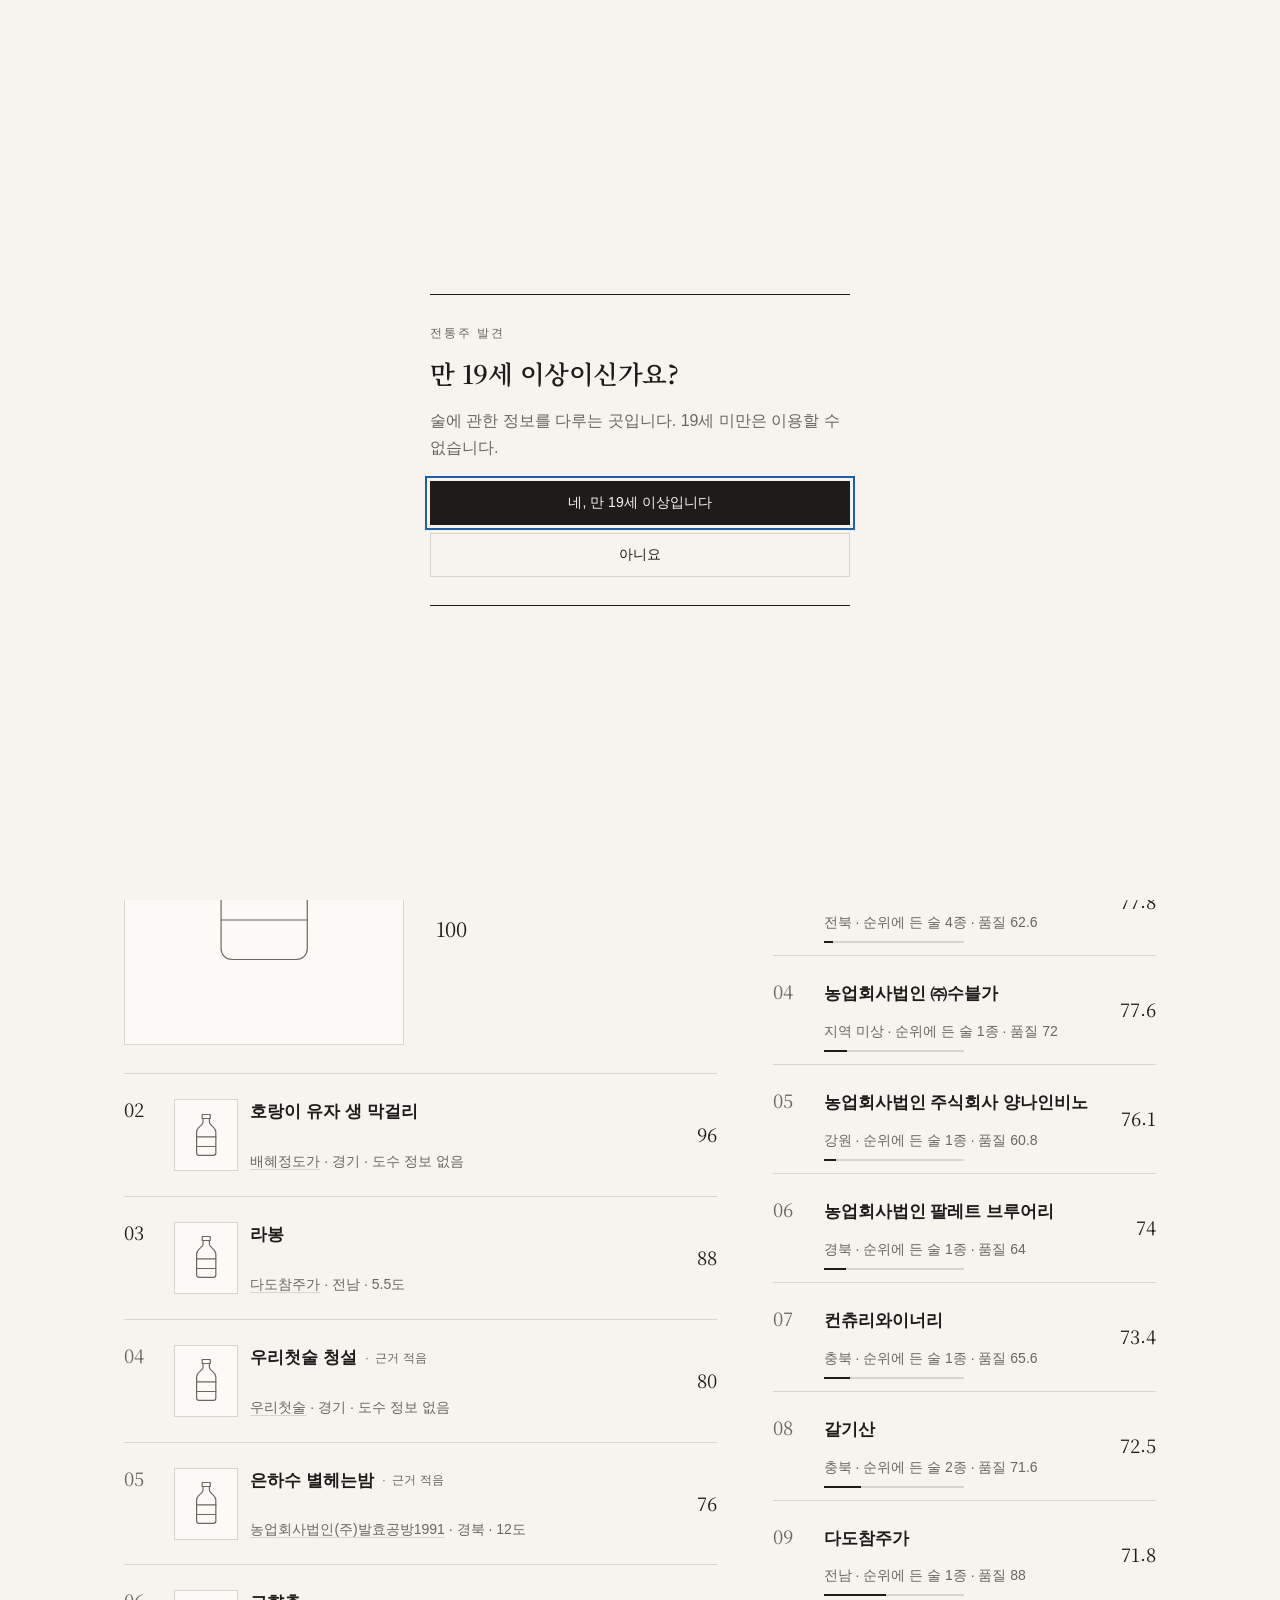
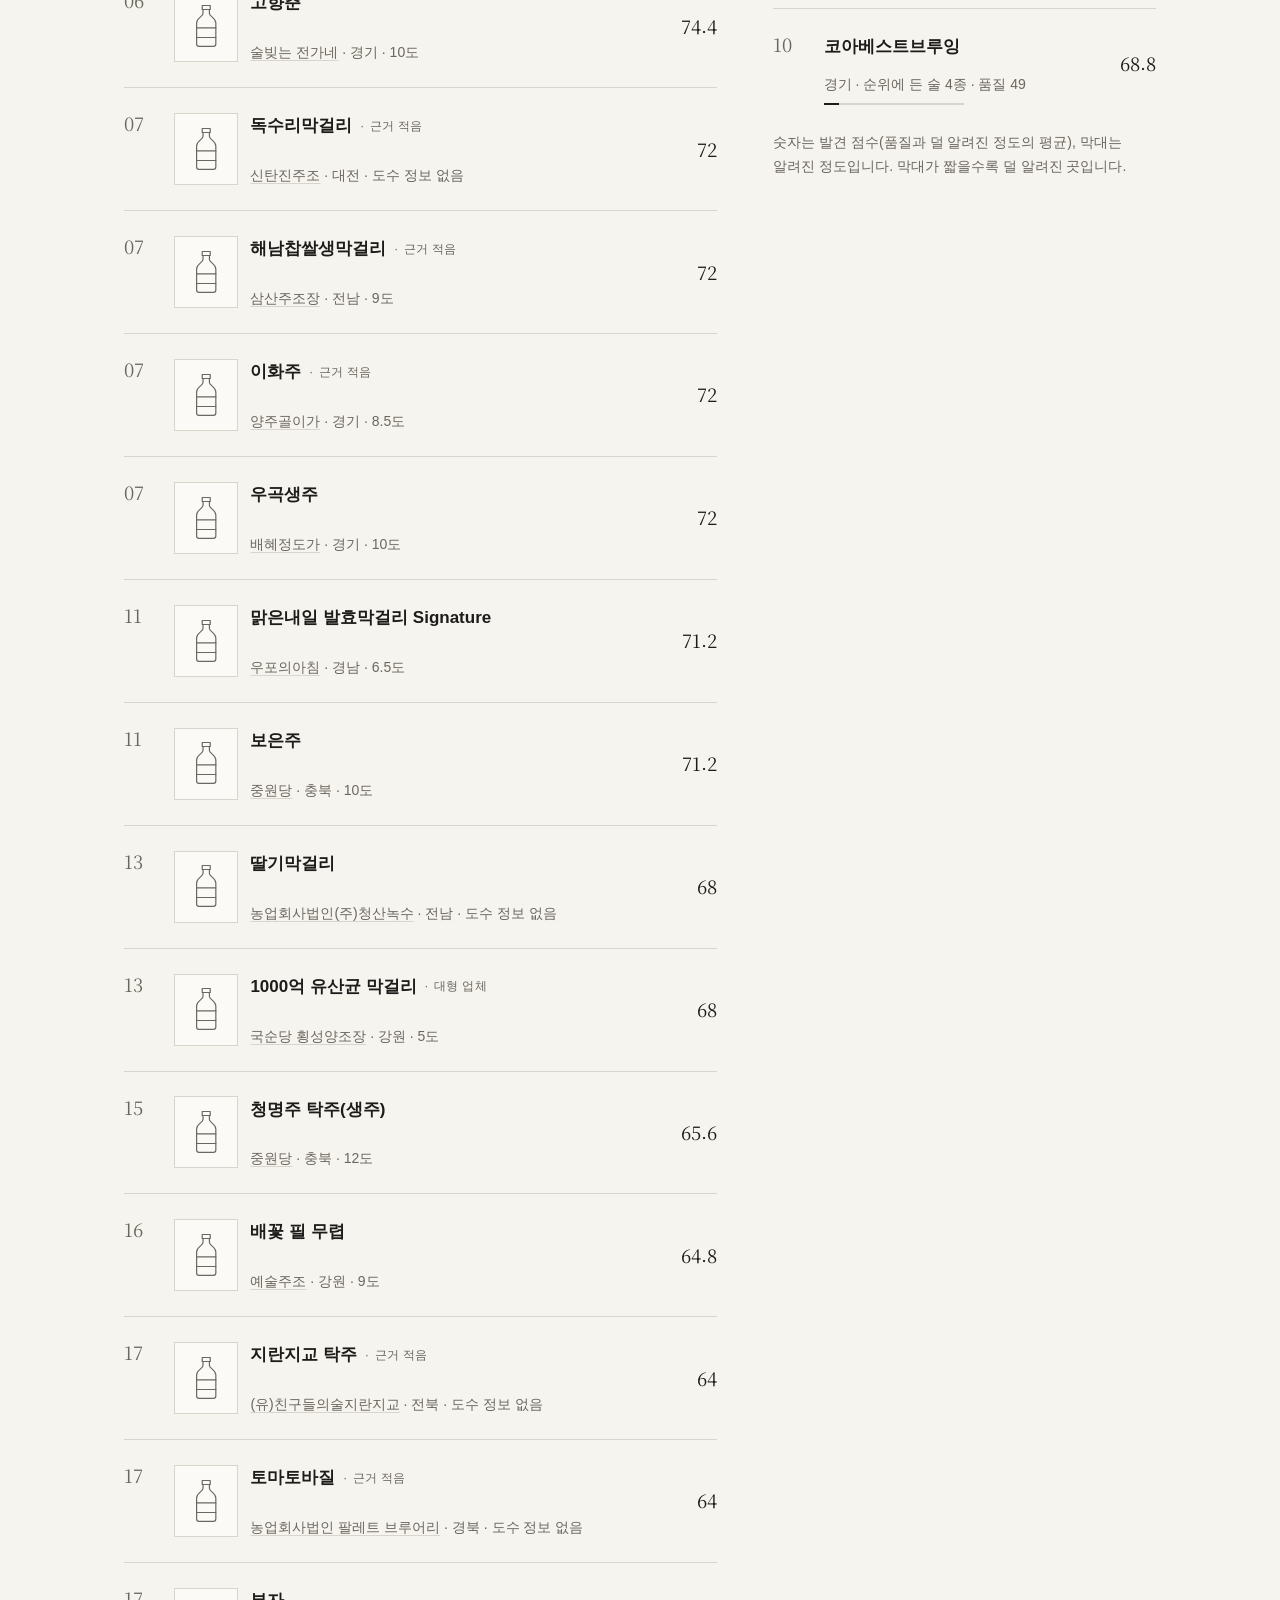
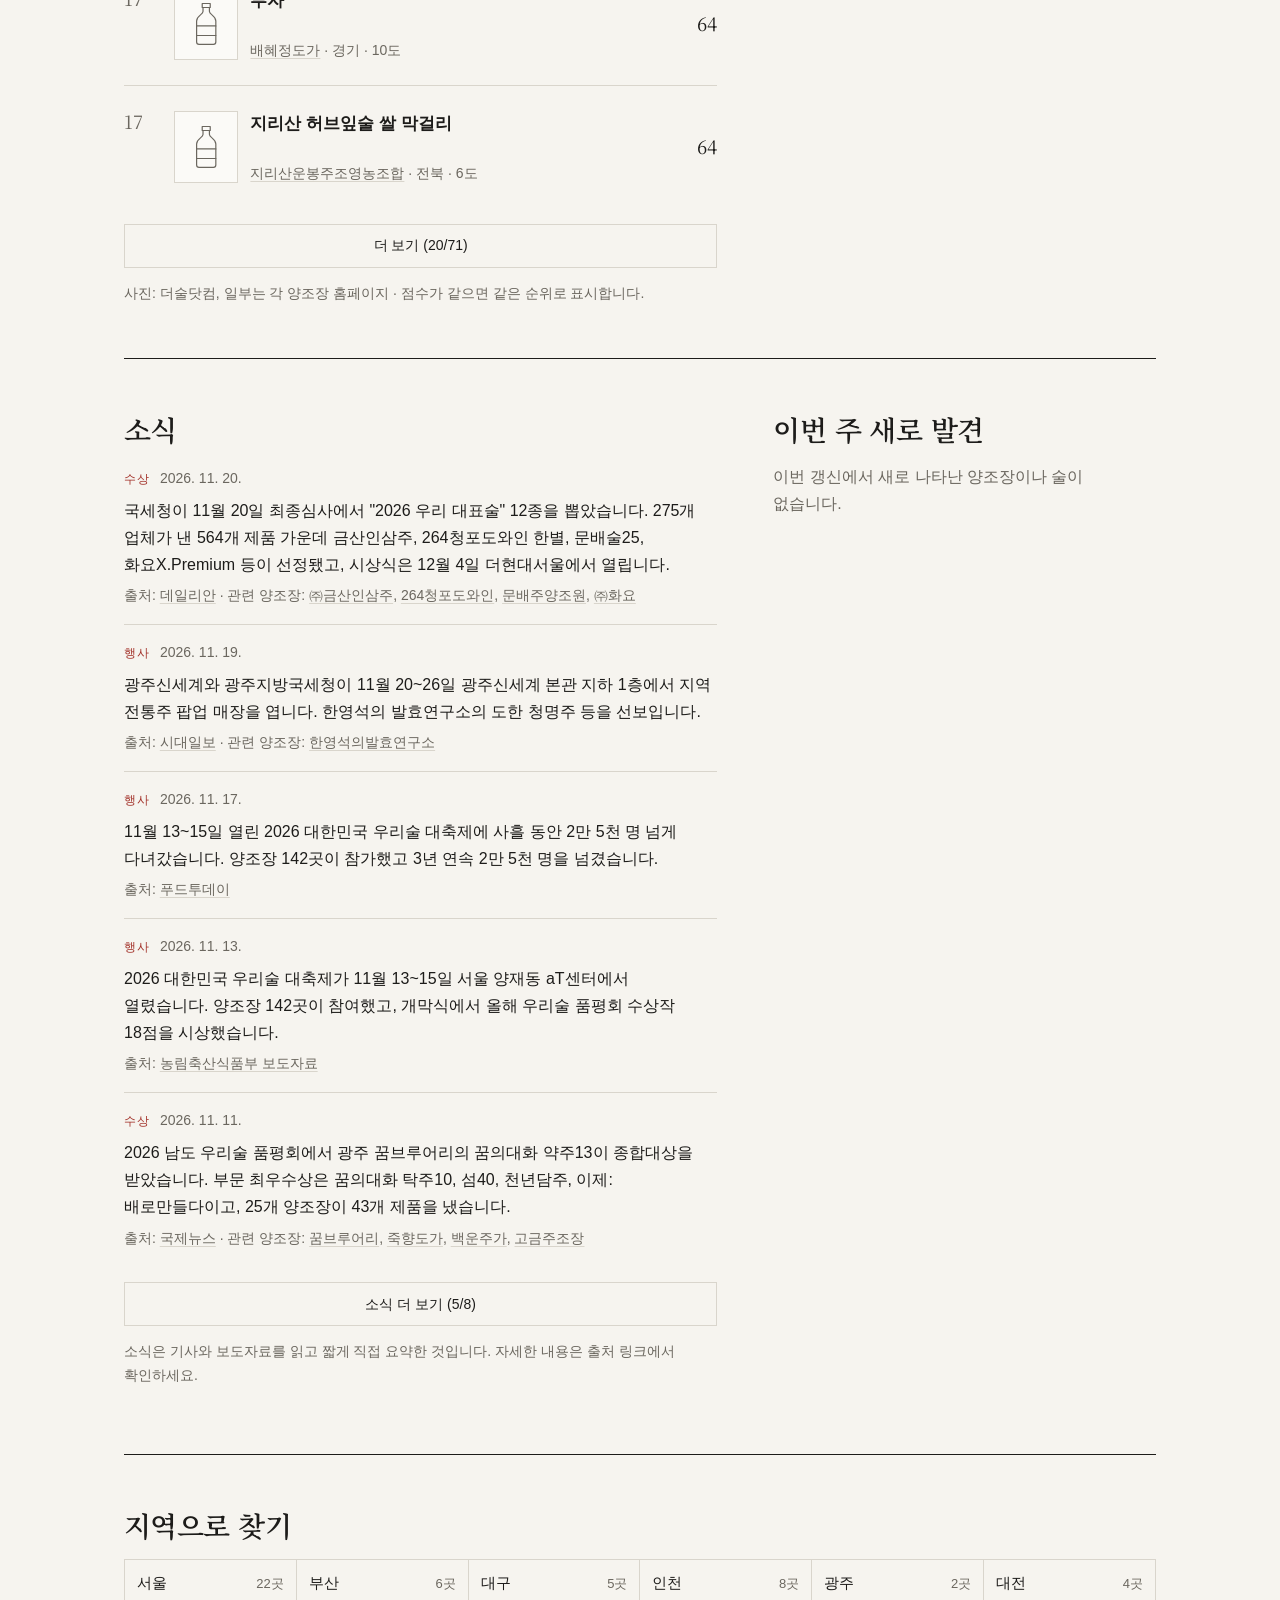
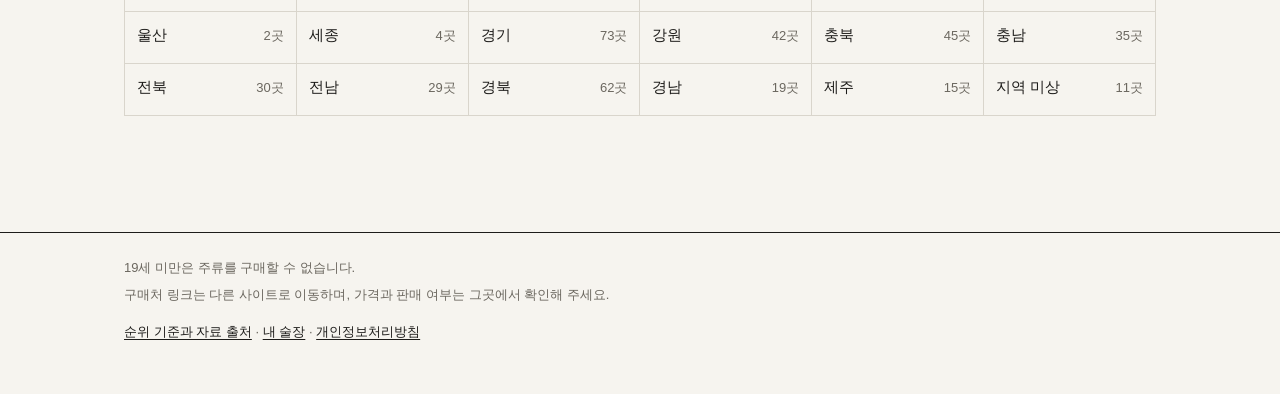
<file: index.html>
<!DOCTYPE html>
<html lang="ko">
<head>
  <meta charset="utf-8">
  <meta name="viewport" content="width=device-width, initial-scale=1">
  <title>전통주 발견 — 몰랐던 양조장과 우리술 찾기</title>
  <meta name="description" content="전국 양조장과 우리술을 분야별·지역별로 찾아보는 대시보드">
  <script>
    (function () {
      var theme = null;
      try { theme = localStorage.getItem('sool-theme'); } catch (e) { theme = null; }
      if (theme !== 'dark' && theme !== 'light') {
        theme = window.matchMedia && window.matchMedia('(prefers-color-scheme: dark)').matches ? 'dark' : 'light';
      }
      document.documentElement.setAttribute('data-theme', theme);
    })();
  </script>
  <meta name="theme-color" content="#f6f4ef">
  <link rel="manifest" href="manifest.webmanifest">
  <link rel="icon" href="icons/icon.svg" type="image/svg+xml">
  <link rel="apple-touch-icon" href="icons/icon-192.png">
  <link rel="preconnect" href="https://fonts.googleapis.com">
  <link rel="preconnect" href="https://fonts.gstatic.com" crossorigin>
  <link rel="stylesheet" href="https://fonts.googleapis.com/css2?family=Noto+Serif+KR:wght@500;600;700&display=swap" crossorigin="anonymous">
  <link rel="stylesheet" href="css/style.css">
</head>
<body>
  <header class="site-header">
    <div class="wrap">
      <a class="site-name" href="index.html">전통주 <span>발견</span></a>
      <nav class="site-nav" aria-label="바로가기">
        <a href="#h-rank">분야별 순위</a>
        <a href="#h-hidden">숨은 양조장</a>
        <a href="#h-news">소식</a>
        <a href="#h-region">지역</a>
        <a href="my.html">내 술장</a>
        <a href="about.html">순위 기준</a>
      </nav>
      <button id="theme-toggle" class="icon-btn" type="button" aria-label="어두운 화면으로 바꾸기">어둡게</button>
    </div>
  </header>

  <main id="main">
    <div class="wrap">
      <div class="hero">
        <div>
          <p class="kicker" id="kicker">&nbsp;</p>
          <h1>아직 이름을 모르는<br class="br-wide"> 양조장의 좋은 술.</h1>
        </div>
        <div>
          <p class="lead" id="lead">자료를 불러오는 중입니다…</p>
          <label class="search-box">
            <input id="search" type="search" placeholder="양조장이나 술 이름으로 찾기" aria-label="양조장 또는 술 이름 검색" autocomplete="off">
          </label>
        </div>
        <section class="summary" id="summary" aria-label="요약"></section>
      </div>

      <div id="since" hidden aria-live="polite"></div>

      <section id="search-results" class="card" hidden aria-live="polite"></section>

      <div class="cols cols-wrap">
        <section class="card" aria-labelledby="h-rank">
          <div class="section-head">
            <h2 id="h-rank">분야별 순위</h2>
          </div>
          <div class="tabs" id="cat-tabs" role="tablist" aria-label="분야"></div>
          <div class="tabs sub" id="mode-tabs" role="tablist" aria-label="순위 종류"></div>
          <div id="rank-panel" role="tabpanel" tabindex="0"></div>
        </section>
        <section class="card" aria-labelledby="h-hidden">
          <div class="section-head">
            <h2 id="h-hidden">숨은 양조장</h2>
          </div>
          <p class="section-note">수상 실력에 비해 검색에 잘 나오지 않는 곳입니다.</p>
          <div id="hidden-breweries"></div>
        </section>
      </div>

      <div class="grid-2 grid-wrap">
        <section class="card" aria-labelledby="h-news">
          <h2 id="h-news">소식</h2>
          <div id="news"></div>
        </section>
        <section class="card" aria-labelledby="h-new">
          <h2 id="h-new">이번 주 새로 발견</h2>
          <div id="new-found"></div>
        </section>
      </div>

      <section class="card" aria-labelledby="h-region">
        <h2 id="h-region">지역으로 찾기</h2>
        <div class="region-grid" id="region-grid"></div>
        <div id="region-result" aria-live="polite"></div>
      </section>
    </div>
  </main>

  <footer class="site-footer">
    <div class="wrap">
      <p>19세 미만은 주류를 구매할 수 없습니다.</p>
      <p>구매처 링크는 다른 사이트로 이동하며, 가격과 판매 여부는 그곳에서 확인해 주세요.</p>
      <a href="about.html">순위 기준과 자료 출처</a> · <a href="my.html">내 술장</a> · <a href="privacy.html">개인정보처리방침</a>
    </div>
  </footer>

  <script type="module" src="js/main-index.js"></script>
</body>
</html>
</file>
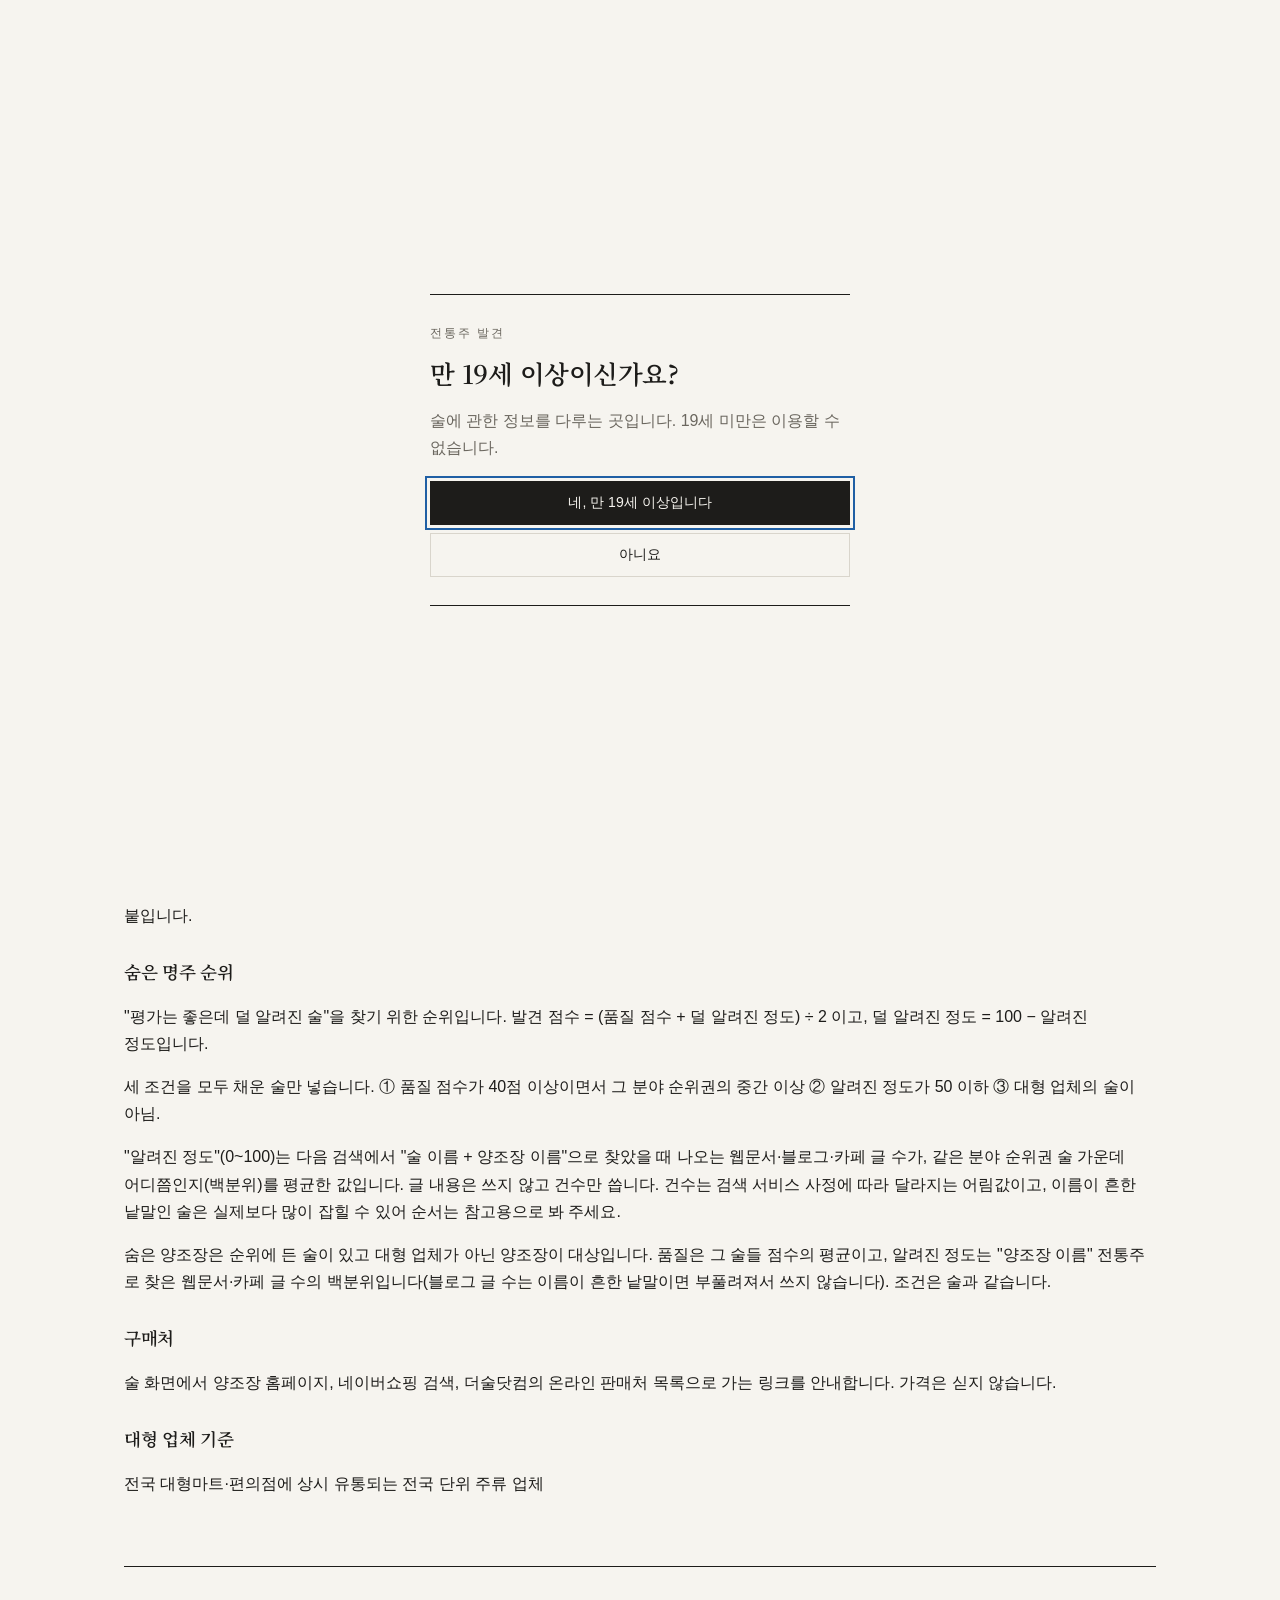
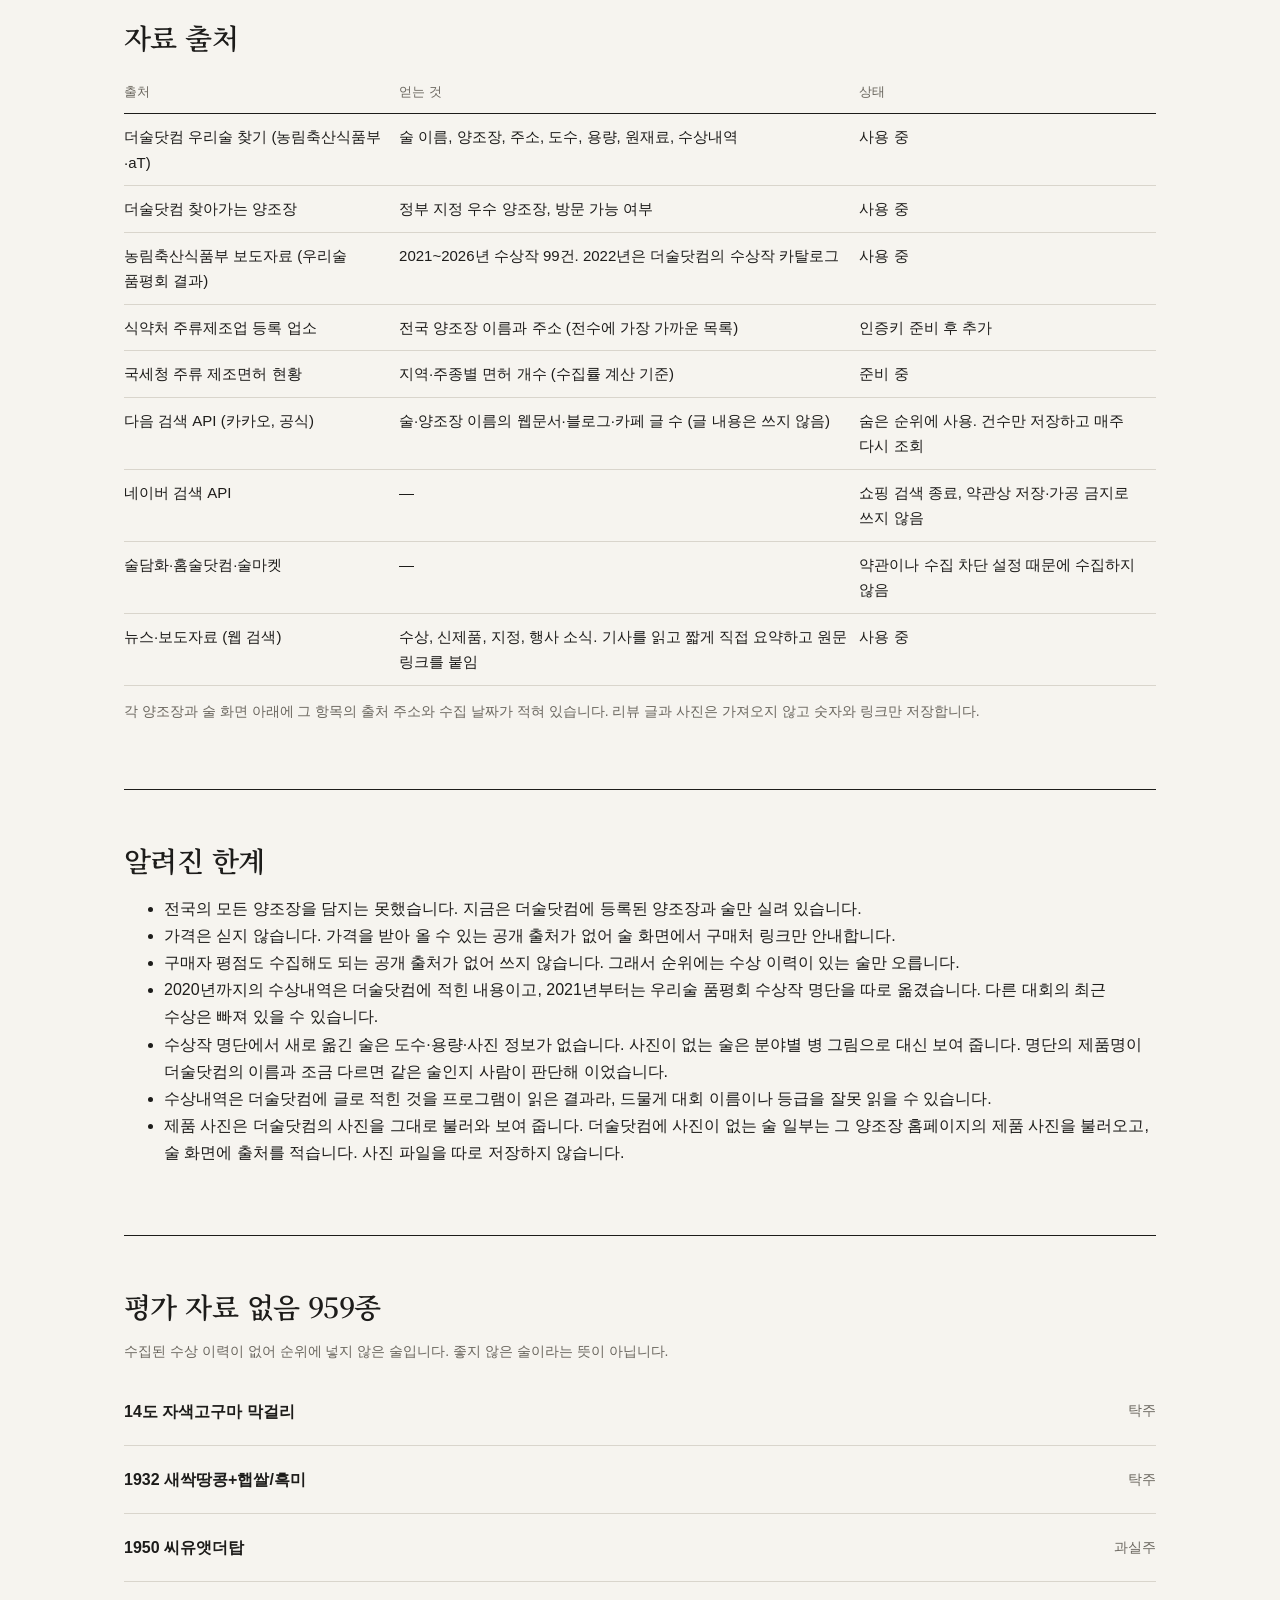
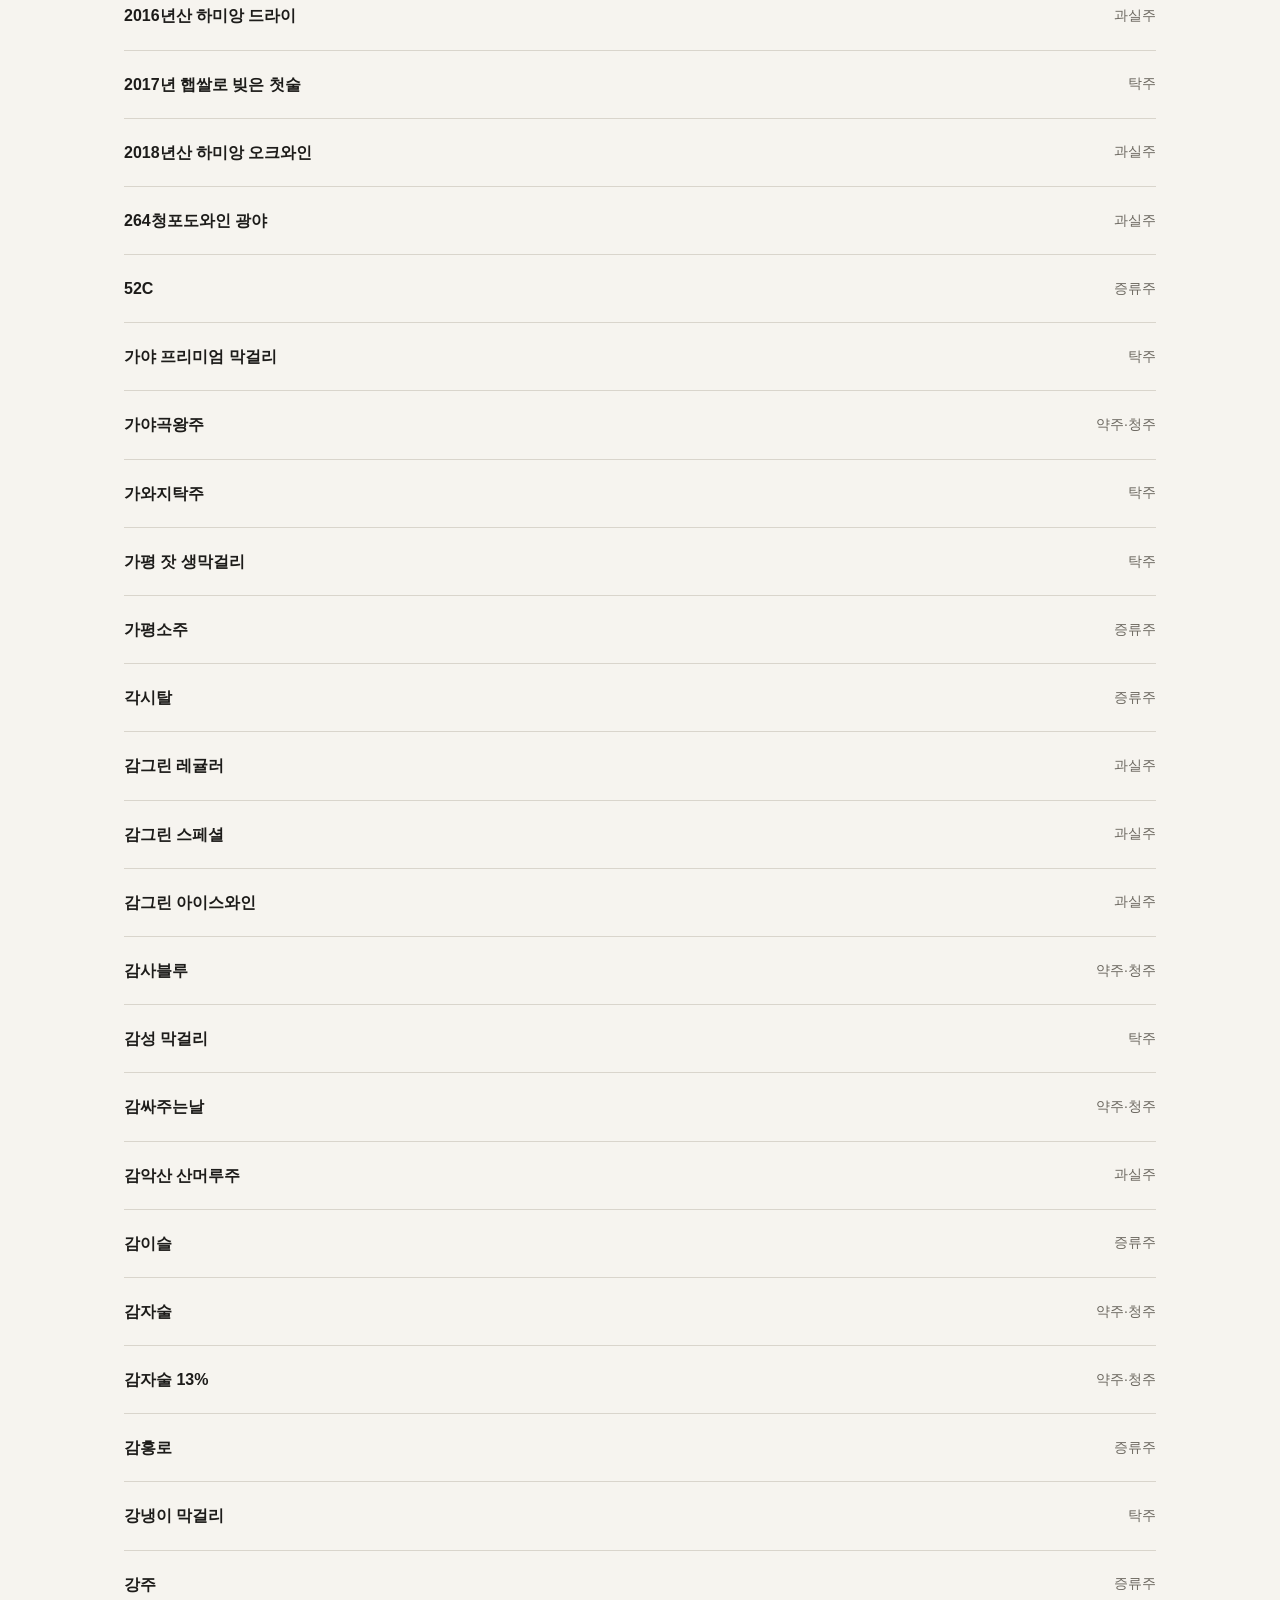
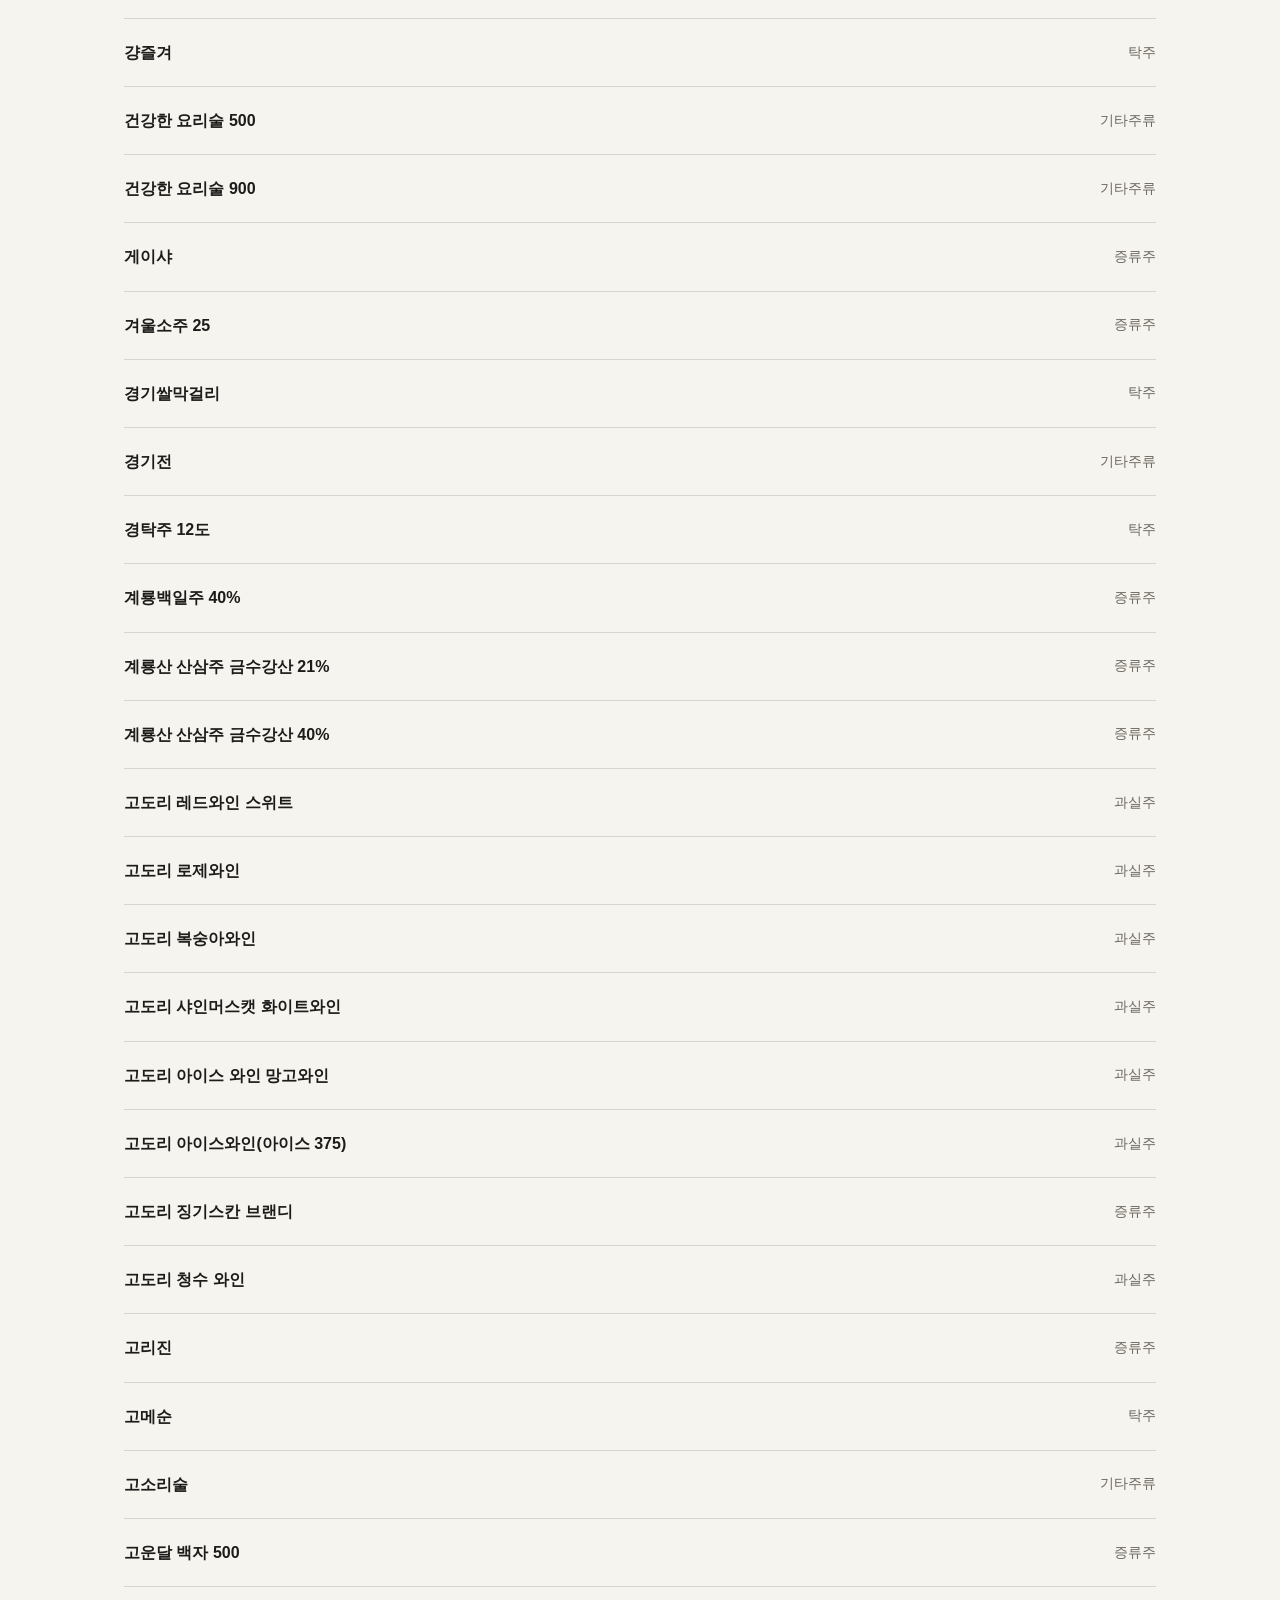
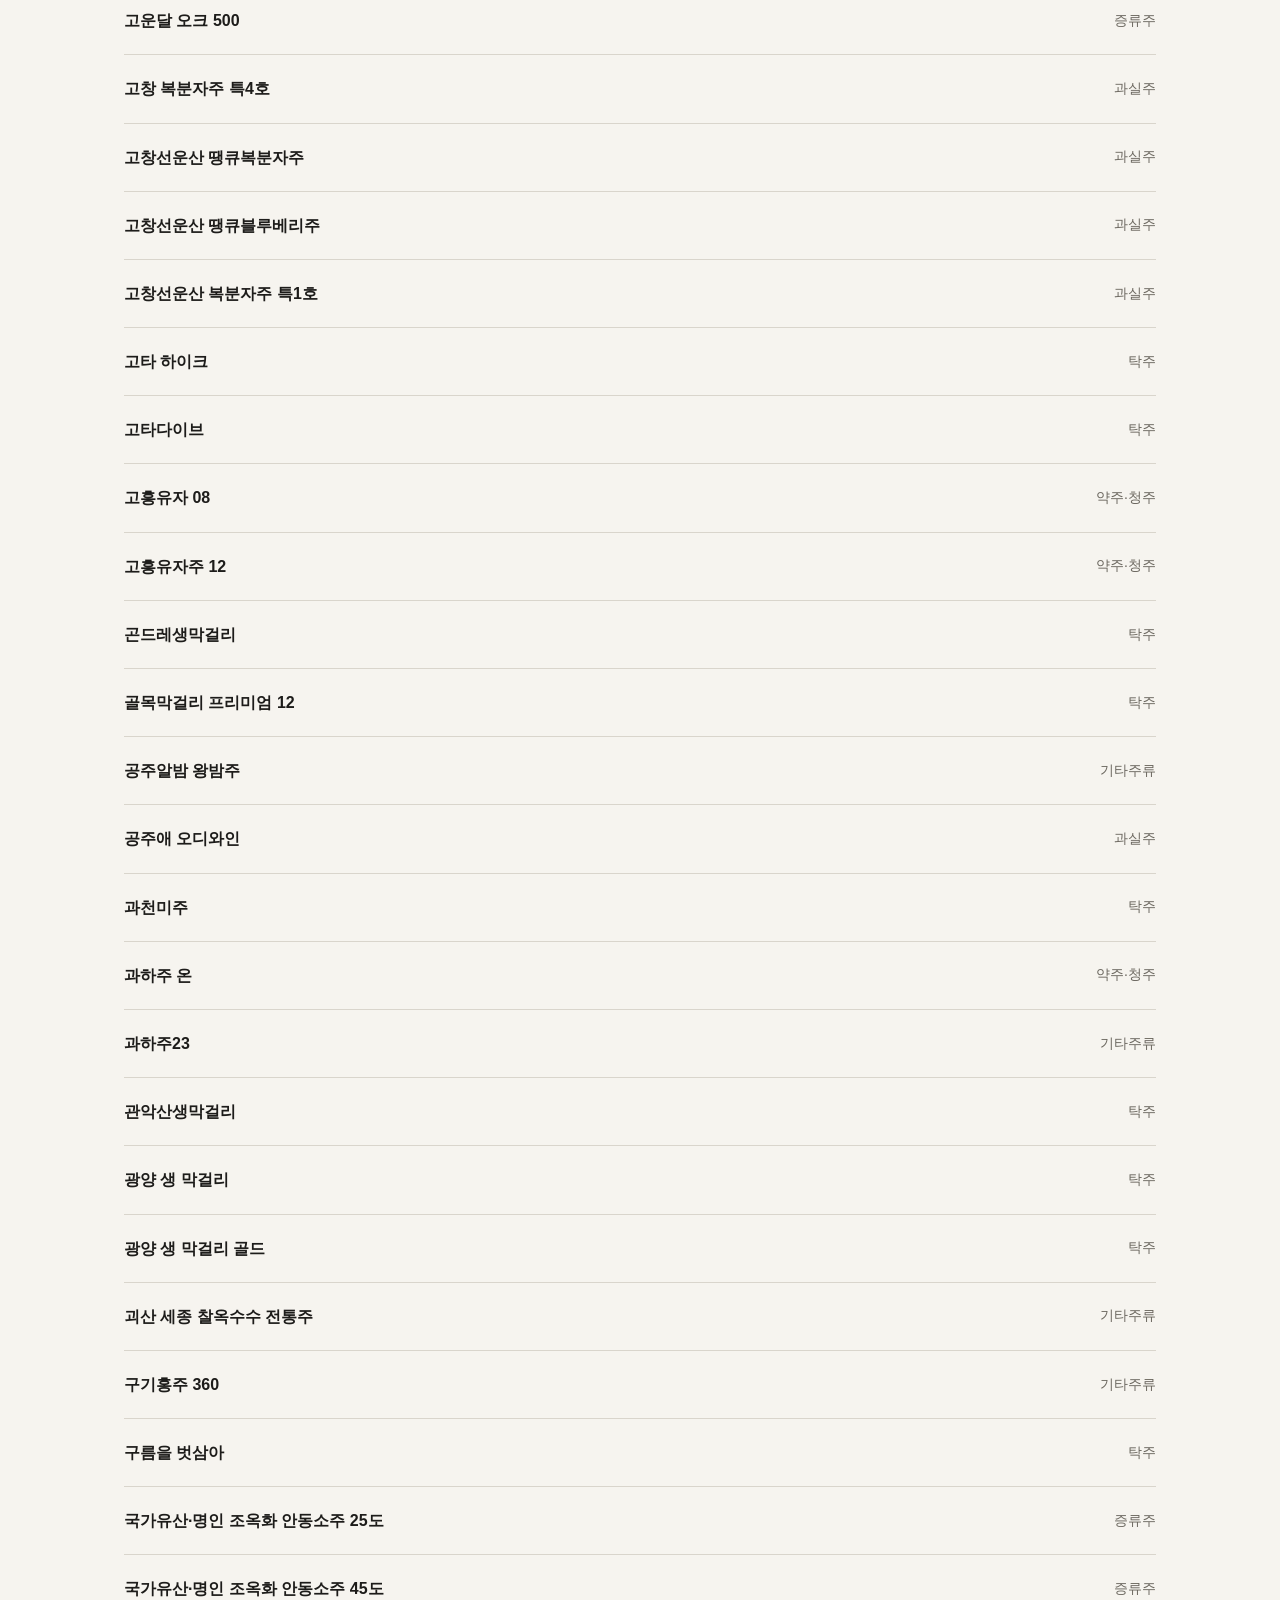
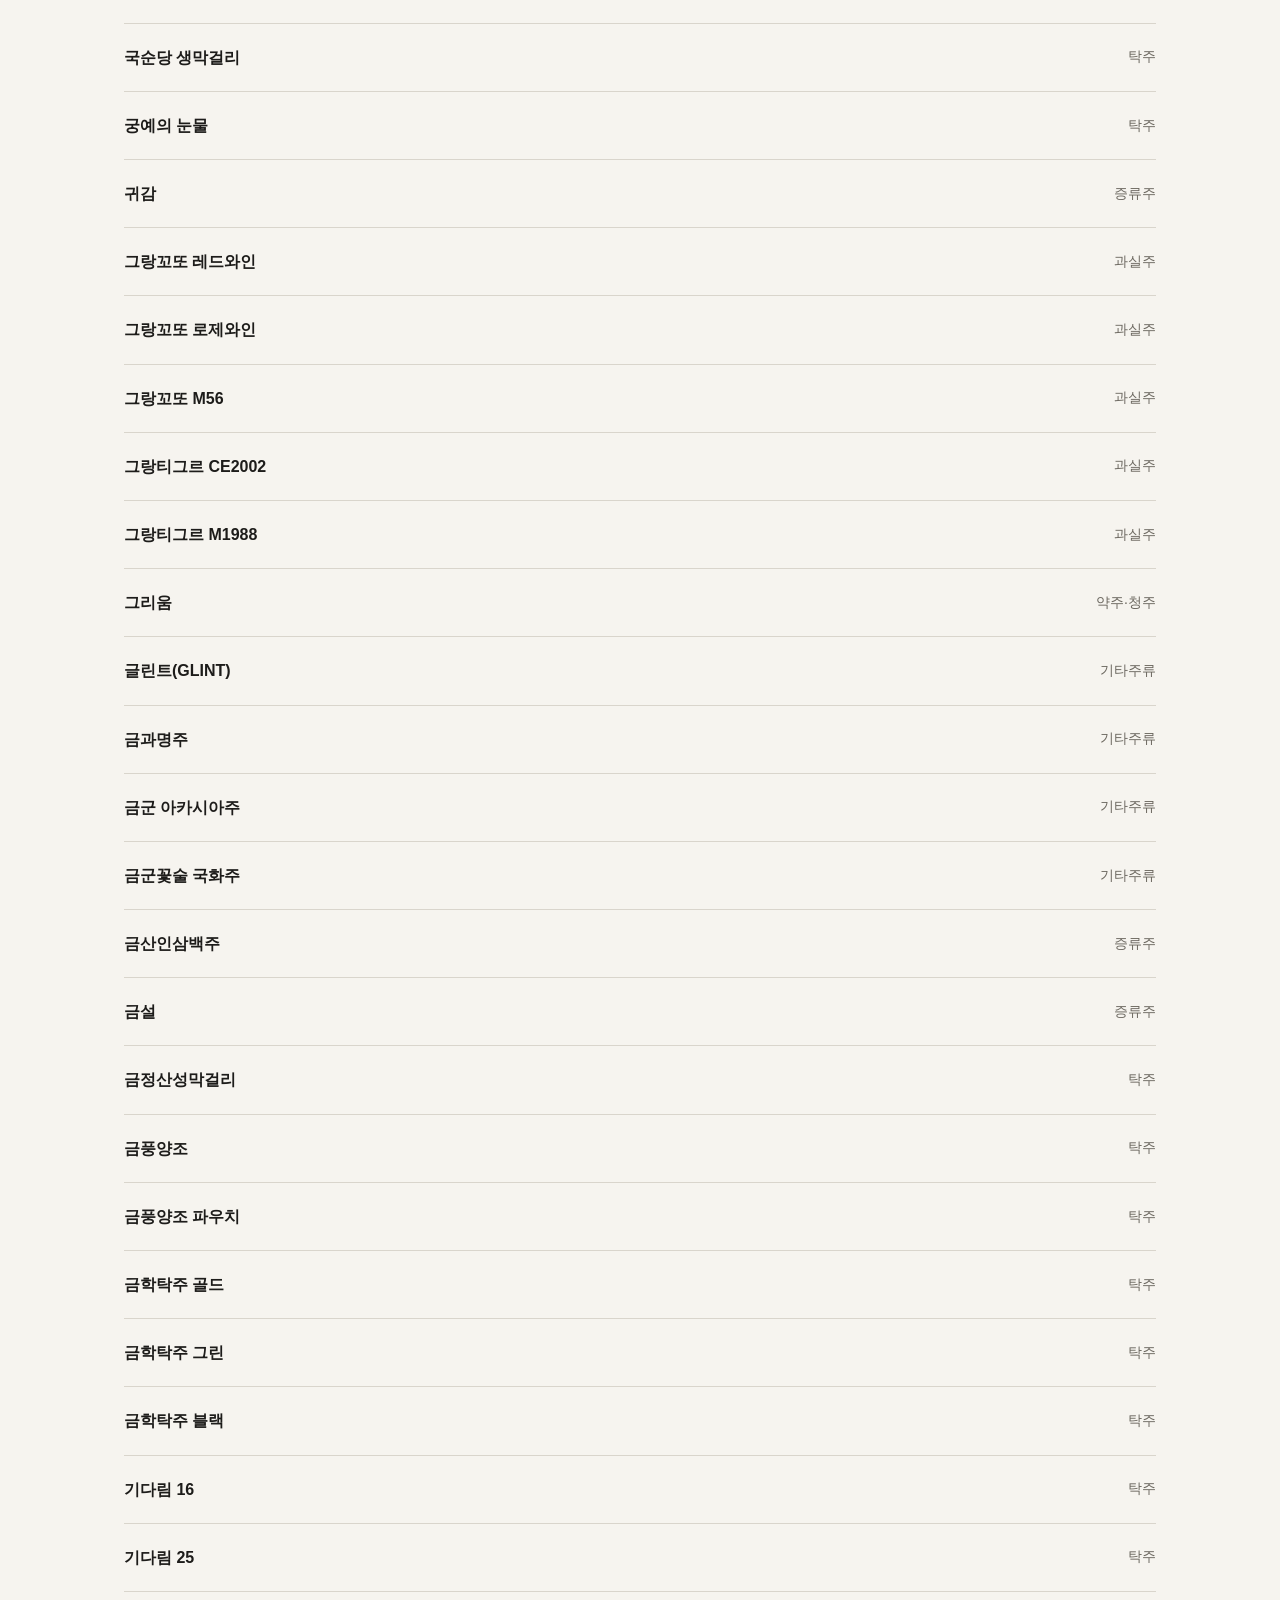
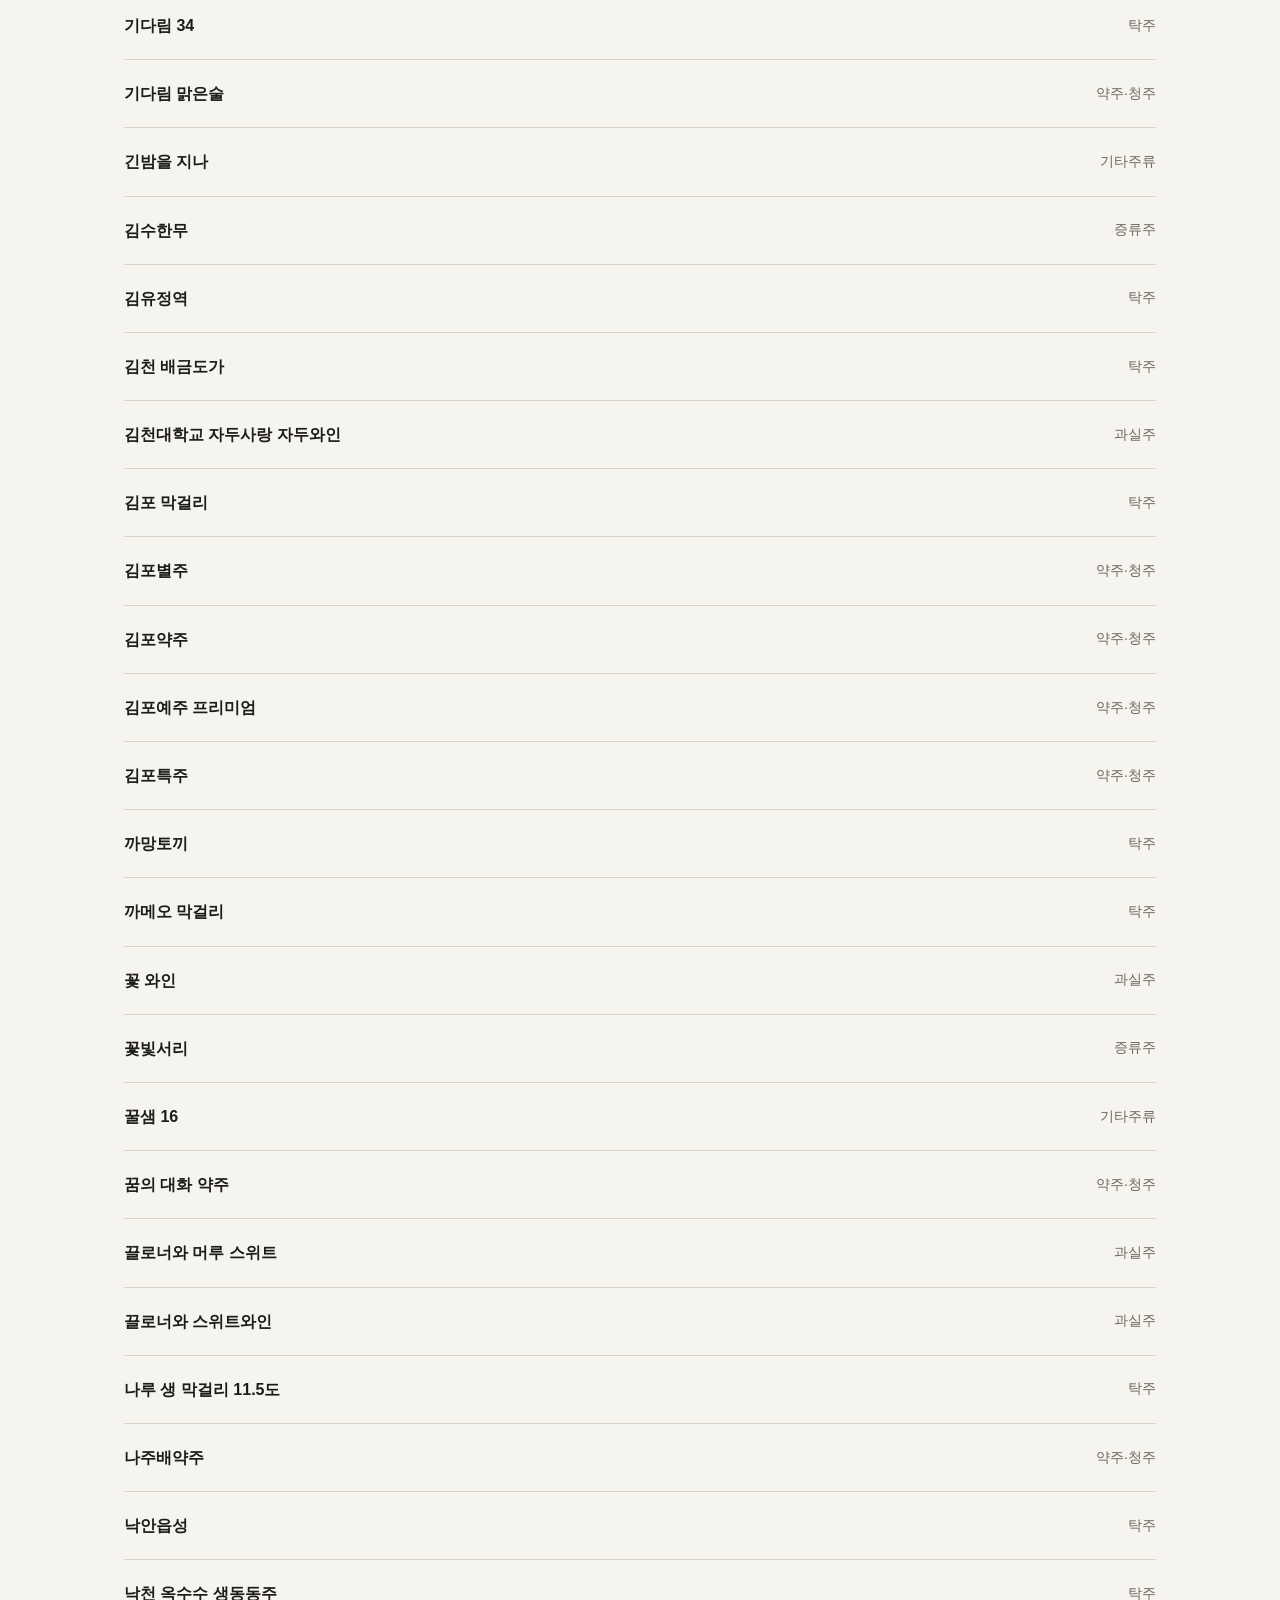
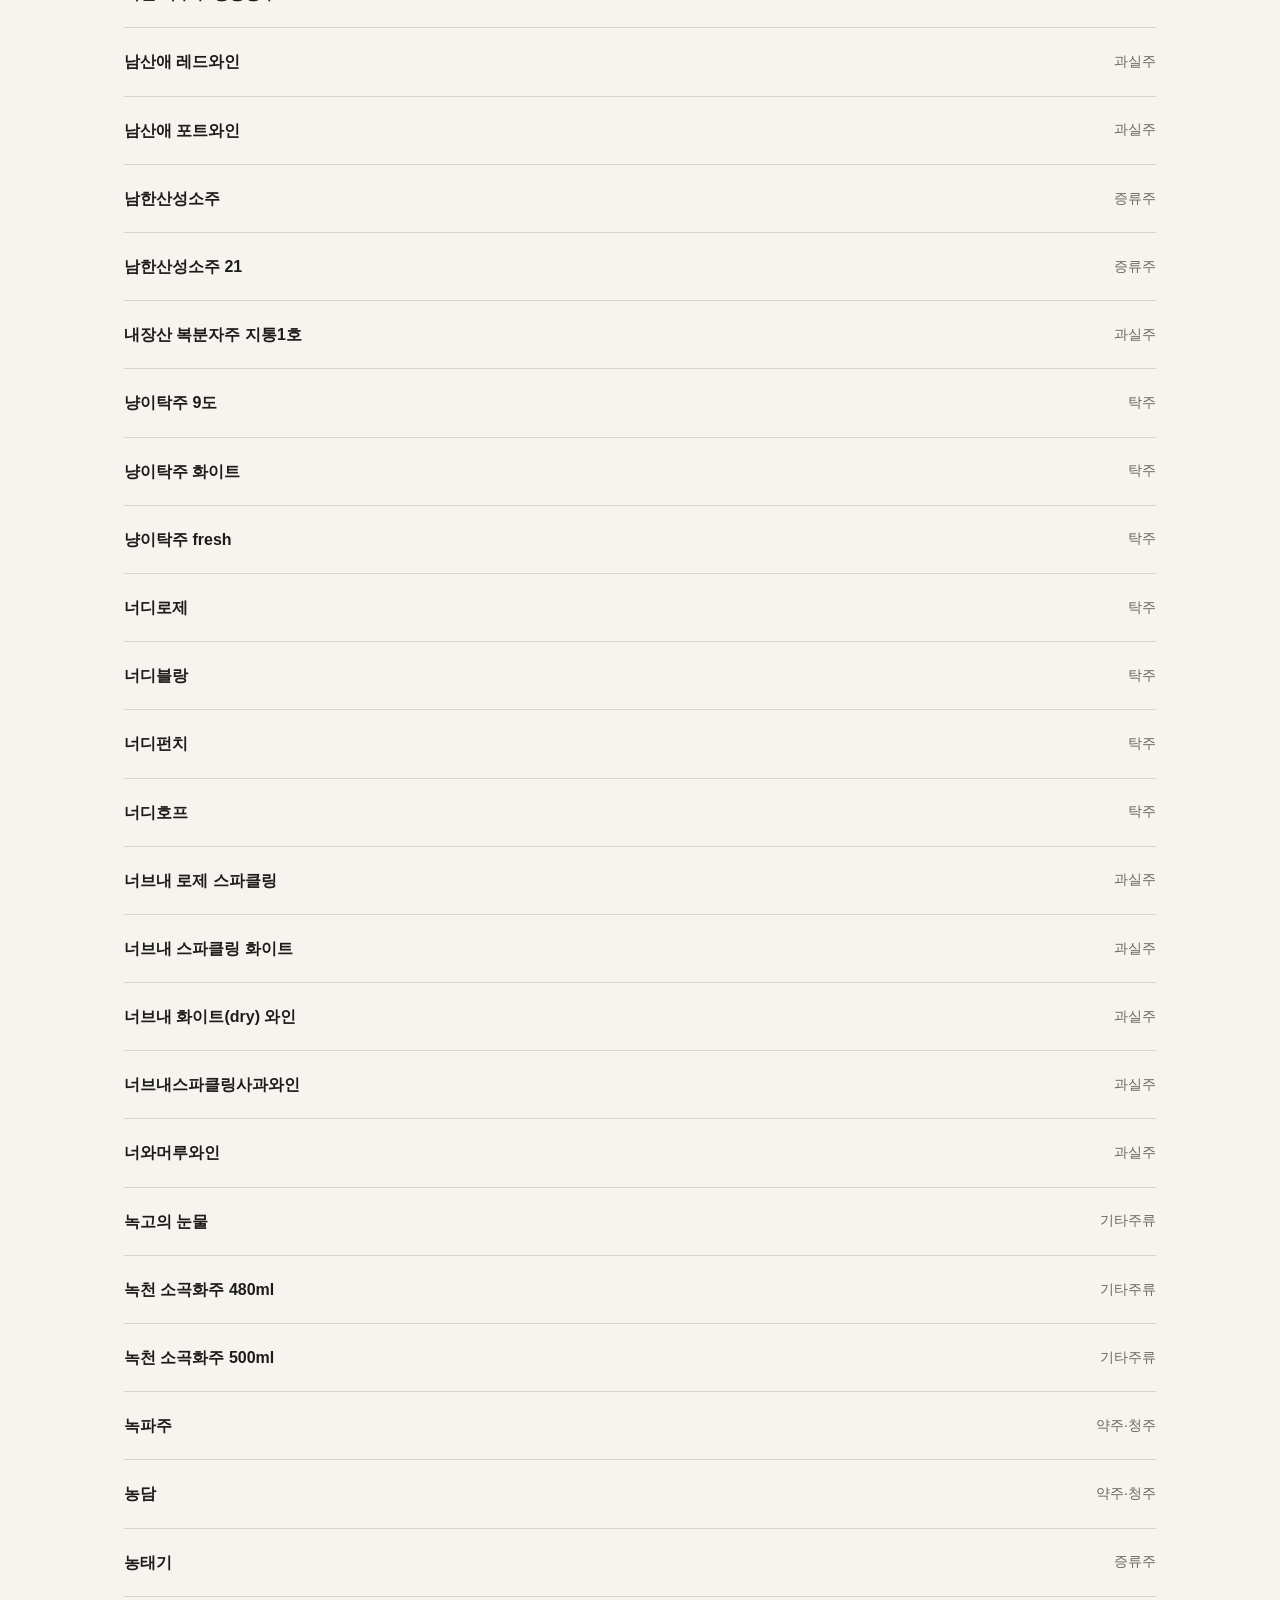
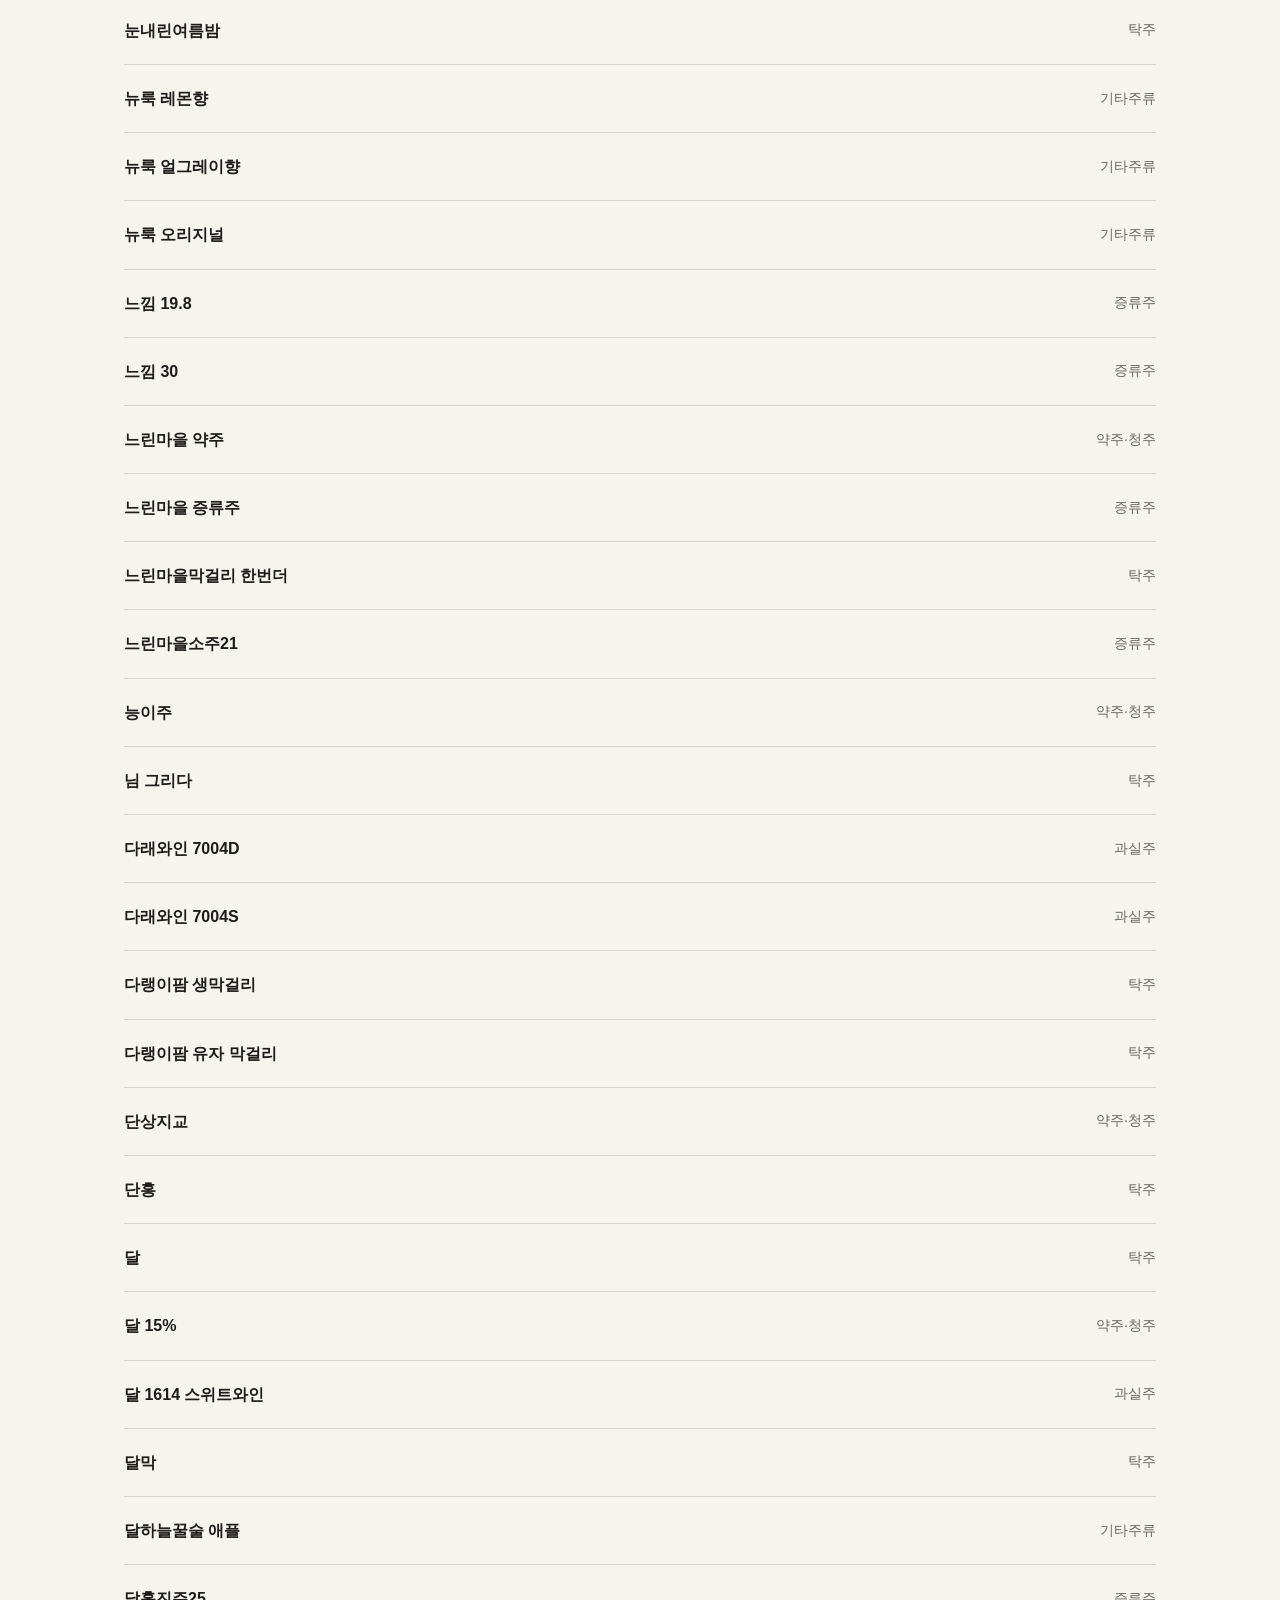
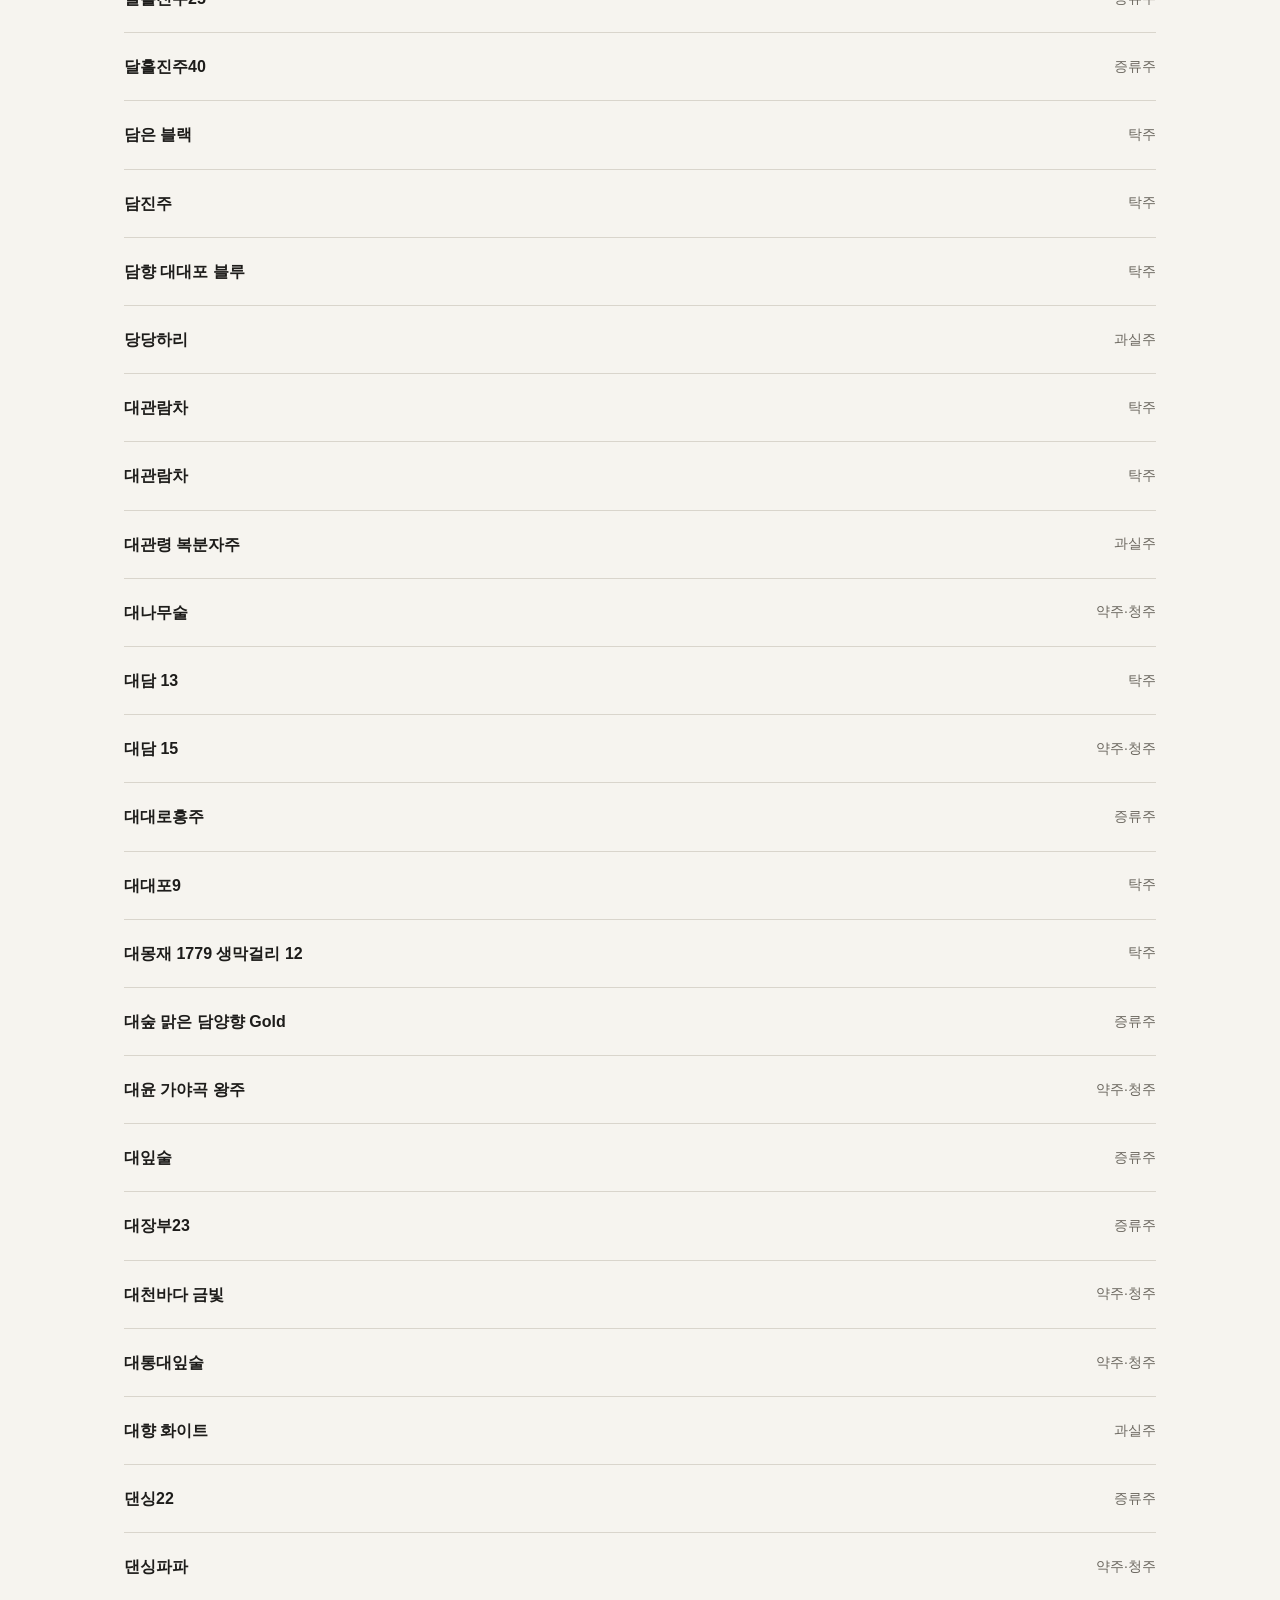
<file: about.html>
<!DOCTYPE html>
<html lang="ko">
<head>
  <meta charset="utf-8">
  <meta name="viewport" content="width=device-width, initial-scale=1">
  <title>순위 기준과 자료 출처 — 전통주 발견</title>
  <script>
    (function () {
      var theme = null;
      try { theme = localStorage.getItem('sool-theme'); } catch (e) { theme = null; }
      if (theme !== 'dark' && theme !== 'light') {
        theme = window.matchMedia && window.matchMedia('(prefers-color-scheme: dark)').matches ? 'dark' : 'light';
      }
      document.documentElement.setAttribute('data-theme', theme);
    })();
  </script>
  <meta name="theme-color" content="#f6f4ef">
  <link rel="manifest" href="manifest.webmanifest">
  <link rel="icon" href="icons/icon.svg" type="image/svg+xml">
  <link rel="apple-touch-icon" href="icons/icon-192.png">
  <link rel="preconnect" href="https://fonts.googleapis.com">
  <link rel="preconnect" href="https://fonts.gstatic.com" crossorigin>
  <link rel="stylesheet" href="https://fonts.googleapis.com/css2?family=Noto+Serif+KR:wght@500;600;700&display=swap" crossorigin="anonymous">
  <link rel="stylesheet" href="css/style.css">
</head>
<body>
  <header class="site-header">
    <div class="wrap">
      <a class="site-name" href="index.html">전통주 <span>발견</span></a>
      <button id="theme-toggle" class="icon-btn" type="button" aria-label="어두운 화면으로 바꾸기">어둡게</button>
    </div>
  </header>

  <main id="main">
    <div class="wrap"><p class="muted">자료를 불러오는 중입니다…</p></div>
  </main>

  <footer class="site-footer">
    <div class="wrap">
      <p>19세 미만은 주류를 구매할 수 없습니다.</p>
      <p>구매처 링크는 다른 사이트로 이동하며, 가격과 판매 여부는 그곳에서 확인해 주세요.</p>
      <a href="about.html">순위 기준과 자료 출처</a> · <a href="my.html">내 술장</a> · <a href="privacy.html">개인정보처리방침</a>
    </div>
  </footer>

  <script type="module" src="js/main-about.js"></script>
</body>
</html>
</file>
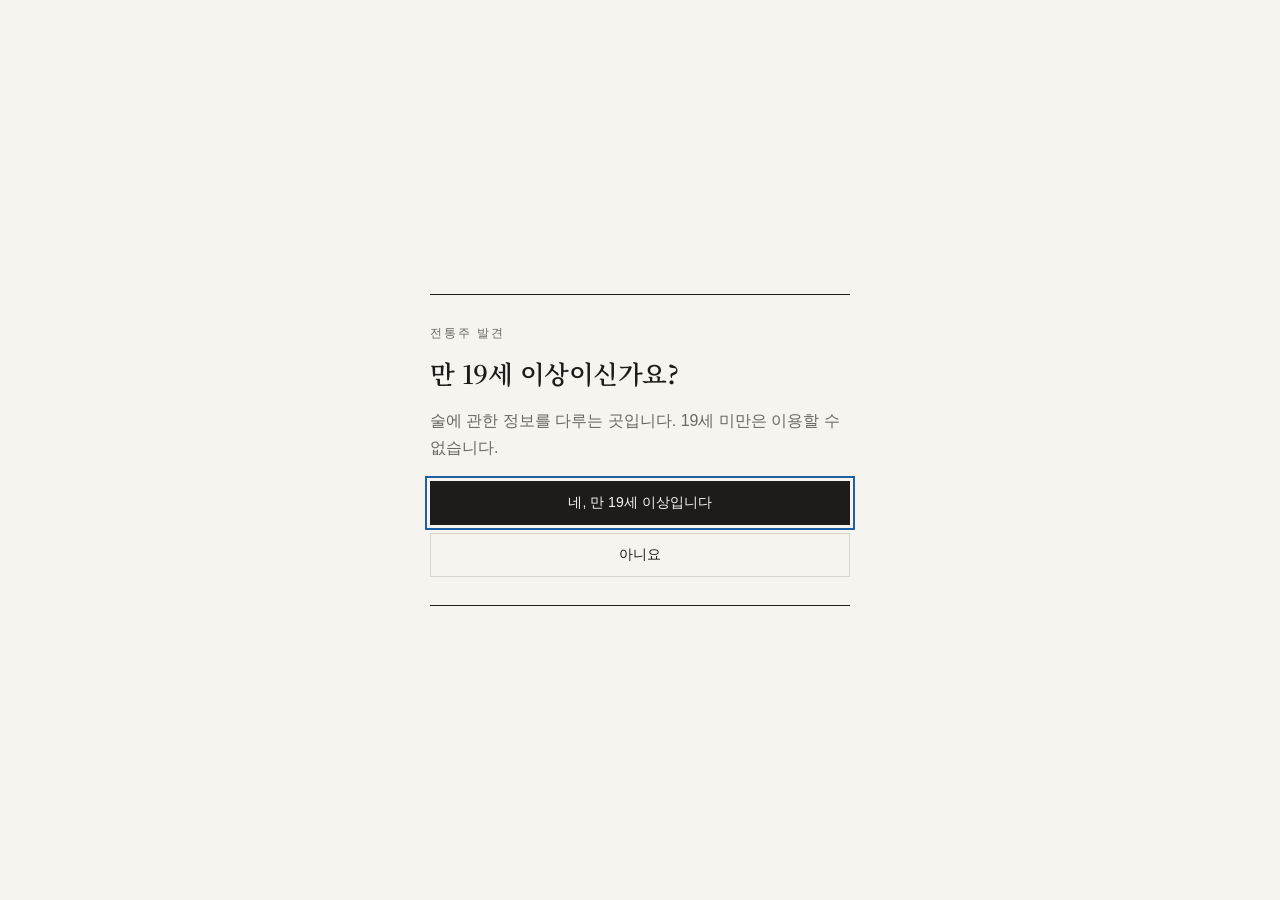
<file: brewery.html>
<!DOCTYPE html>
<html lang="ko">
<head>
  <meta charset="utf-8">
  <meta name="viewport" content="width=device-width, initial-scale=1">
  <title>양조장 — 전통주 발견</title>
  <script>
    (function () {
      var theme = null;
      try { theme = localStorage.getItem('sool-theme'); } catch (e) { theme = null; }
      if (theme !== 'dark' && theme !== 'light') {
        theme = window.matchMedia && window.matchMedia('(prefers-color-scheme: dark)').matches ? 'dark' : 'light';
      }
      document.documentElement.setAttribute('data-theme', theme);
    })();
  </script>
  <meta name="theme-color" content="#f6f4ef">
  <link rel="manifest" href="manifest.webmanifest">
  <link rel="icon" href="icons/icon.svg" type="image/svg+xml">
  <link rel="apple-touch-icon" href="icons/icon-192.png">
  <link rel="preconnect" href="https://fonts.googleapis.com">
  <link rel="preconnect" href="https://fonts.gstatic.com" crossorigin>
  <link rel="stylesheet" href="https://fonts.googleapis.com/css2?family=Noto+Serif+KR:wght@500;600;700&display=swap" crossorigin="anonymous">
  <link rel="stylesheet" href="css/style.css">
</head>
<body>
  <header class="site-header">
    <div class="wrap">
      <a class="site-name" href="index.html">전통주 <span>발견</span></a>
      <button id="theme-toggle" class="icon-btn" type="button" aria-label="어두운 화면으로 바꾸기">어둡게</button>
    </div>
  </header>

  <main id="main">
    <div class="wrap"><p class="muted">자료를 불러오는 중입니다…</p></div>
  </main>

  <footer class="site-footer">
    <div class="wrap">
      <p>19세 미만은 주류를 구매할 수 없습니다.</p>
      <p>구매처 링크는 다른 사이트로 이동하며, 가격과 판매 여부는 그곳에서 확인해 주세요.</p>
      <a href="about.html">순위 기준과 자료 출처</a> · <a href="my.html">내 술장</a> · <a href="privacy.html">개인정보처리방침</a>
    </div>
  </footer>

  <script type="module" src="js/main-brewery.js"></script>
</body>
</html>
</file>
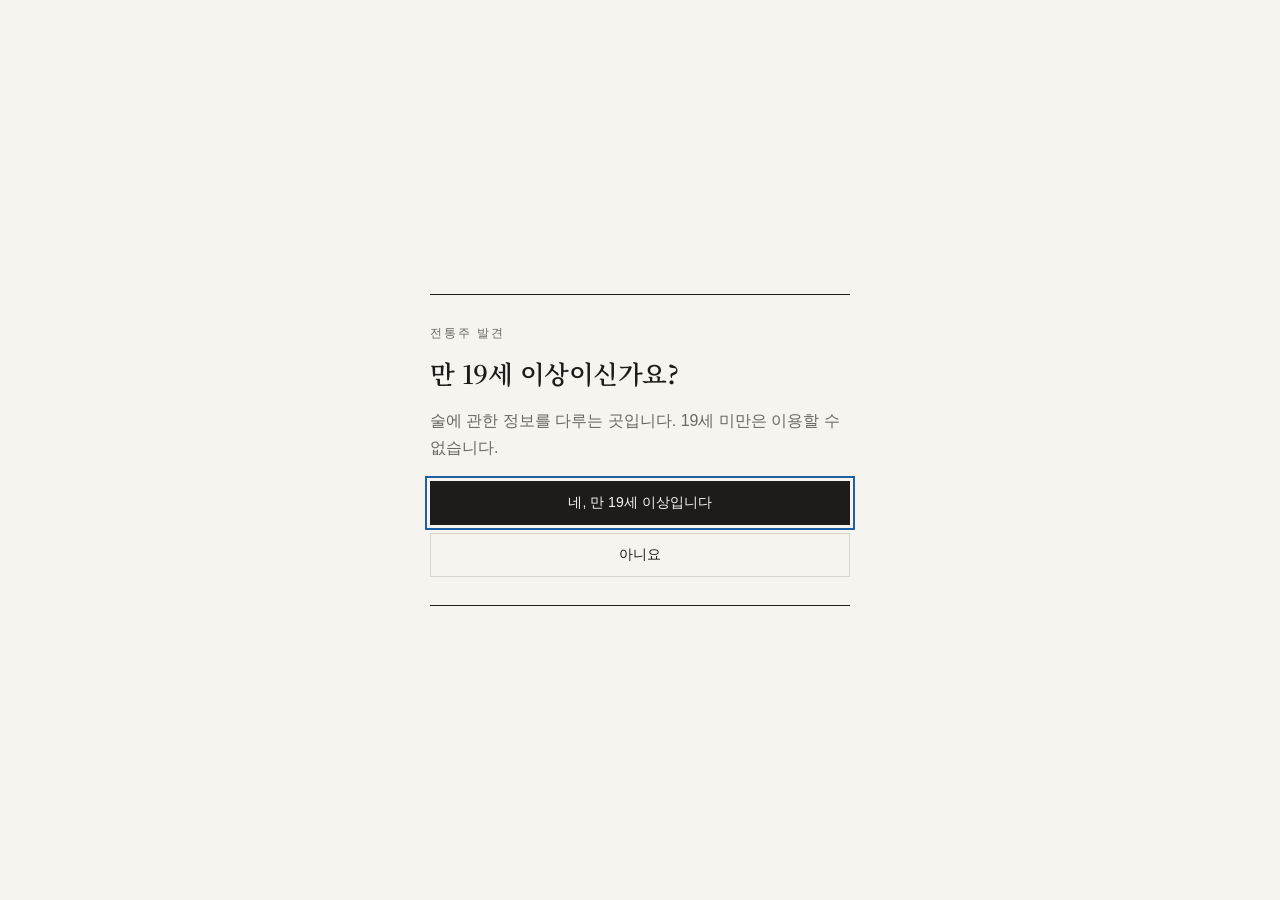
<file: drink.html>
<!DOCTYPE html>
<html lang="ko">
<head>
  <meta charset="utf-8">
  <meta name="viewport" content="width=device-width, initial-scale=1">
  <title>술 — 전통주 발견</title>
  <script>
    (function () {
      var theme = null;
      try { theme = localStorage.getItem('sool-theme'); } catch (e) { theme = null; }
      if (theme !== 'dark' && theme !== 'light') {
        theme = window.matchMedia && window.matchMedia('(prefers-color-scheme: dark)').matches ? 'dark' : 'light';
      }
      document.documentElement.setAttribute('data-theme', theme);
    })();
  </script>
  <meta name="theme-color" content="#f6f4ef">
  <link rel="manifest" href="manifest.webmanifest">
  <link rel="icon" href="icons/icon.svg" type="image/svg+xml">
  <link rel="apple-touch-icon" href="icons/icon-192.png">
  <link rel="preconnect" href="https://fonts.googleapis.com">
  <link rel="preconnect" href="https://fonts.gstatic.com" crossorigin>
  <link rel="stylesheet" href="https://fonts.googleapis.com/css2?family=Noto+Serif+KR:wght@500;600;700&display=swap" crossorigin="anonymous">
  <link rel="stylesheet" href="css/style.css">
</head>
<body>
  <header class="site-header">
    <div class="wrap">
      <a class="site-name" href="index.html">전통주 <span>발견</span></a>
      <button id="theme-toggle" class="icon-btn" type="button" aria-label="어두운 화면으로 바꾸기">어둡게</button>
    </div>
  </header>

  <main id="main">
    <div class="wrap"><p class="muted">자료를 불러오는 중입니다…</p></div>
  </main>

  <footer class="site-footer">
    <div class="wrap">
      <p>19세 미만은 주류를 구매할 수 없습니다.</p>
      <p>구매처 링크는 다른 사이트로 이동하며, 가격과 판매 여부는 그곳에서 확인해 주세요.</p>
      <a href="about.html">순위 기준과 자료 출처</a> · <a href="my.html">내 술장</a> · <a href="privacy.html">개인정보처리방침</a>
    </div>
  </footer>

  <script type="module" src="js/main-drink.js"></script>
</body>
</html>
</file>
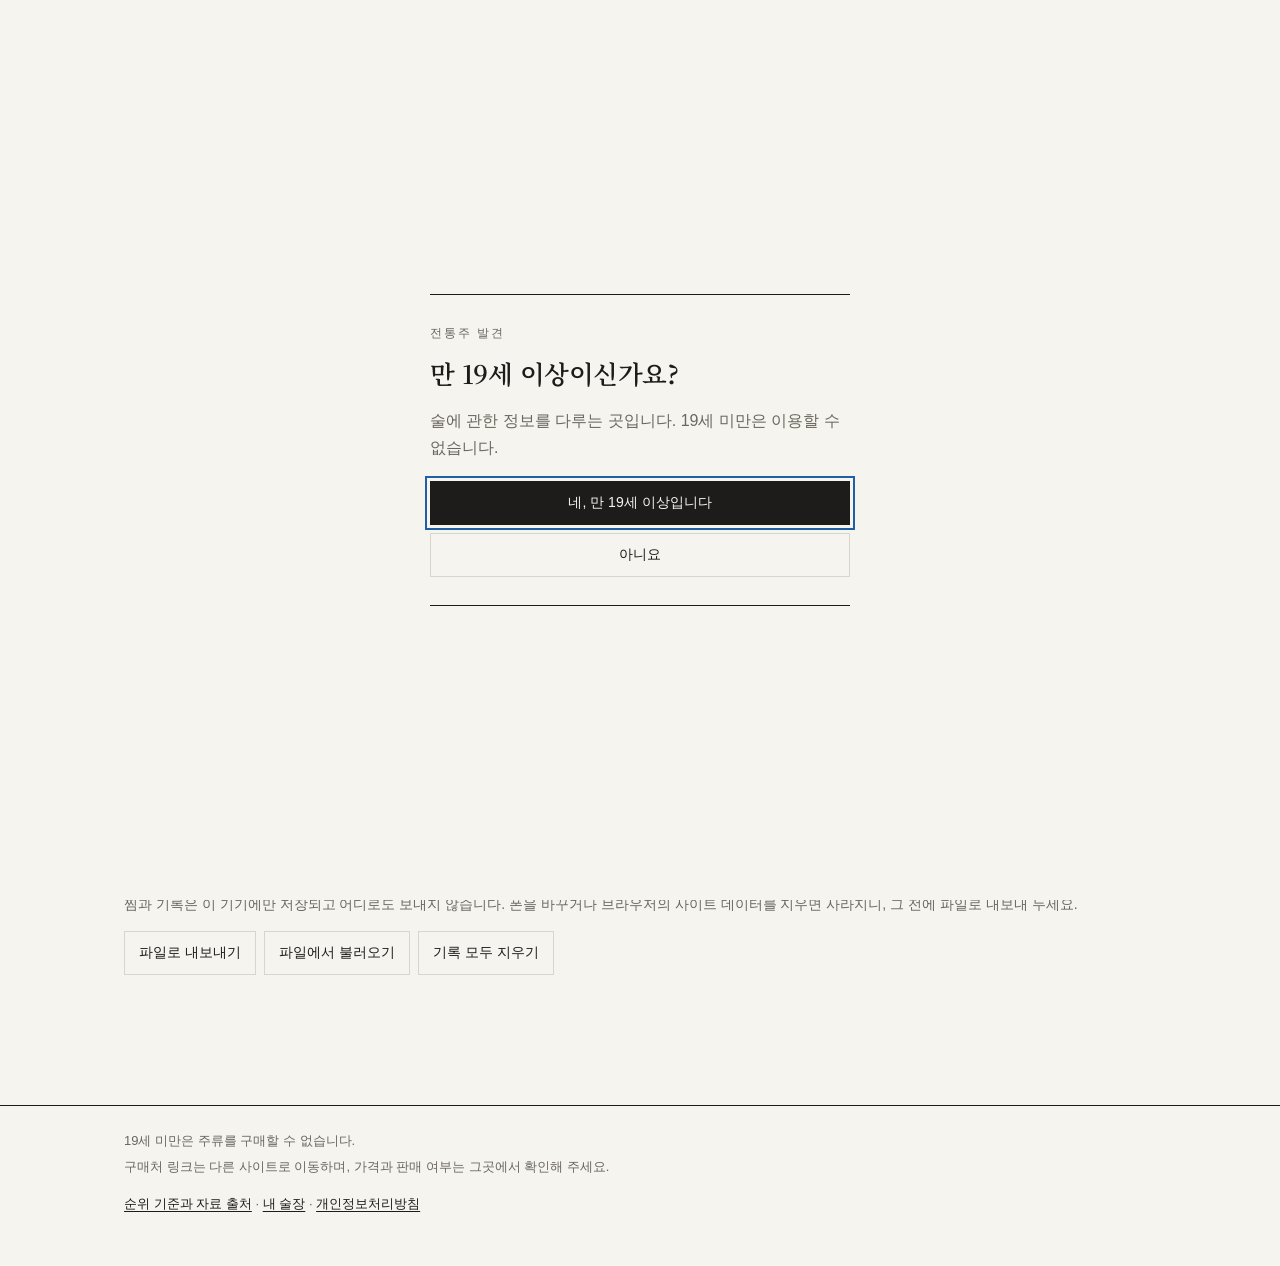
<file: my.html>
<!DOCTYPE html>
<html lang="ko">
<head>
  <meta charset="utf-8">
  <meta name="viewport" content="width=device-width, initial-scale=1">
  <title>내 술장 — 전통주 발견</title>
  <script>
    (function () {
      var theme = null;
      try { theme = localStorage.getItem('sool-theme'); } catch (e) { theme = null; }
      if (theme !== 'dark' && theme !== 'light') {
        theme = window.matchMedia && window.matchMedia('(prefers-color-scheme: dark)').matches ? 'dark' : 'light';
      }
      document.documentElement.setAttribute('data-theme', theme);
    })();
  </script>
  <meta name="theme-color" content="#f6f4ef">
  <link rel="manifest" href="manifest.webmanifest">
  <link rel="icon" href="icons/icon.svg" type="image/svg+xml">
  <link rel="apple-touch-icon" href="icons/icon-192.png">
  <link rel="preconnect" href="https://fonts.googleapis.com">
  <link rel="preconnect" href="https://fonts.gstatic.com" crossorigin>
  <link rel="stylesheet" href="https://fonts.googleapis.com/css2?family=Noto+Serif+KR:wght@500;600;700&display=swap" crossorigin="anonymous">
  <link rel="stylesheet" href="css/style.css">
</head>
<body>
  <header class="site-header">
    <div class="wrap">
      <a class="site-name" href="index.html">전통주 <span>발견</span></a>
      <button id="theme-toggle" class="icon-btn" type="button" aria-label="어두운 화면으로 바꾸기">어둡게</button>
    </div>
  </header>

  <main id="main">
    <div class="wrap"><p class="muted">자료를 불러오는 중입니다…</p></div>
  </main>

  <footer class="site-footer">
    <div class="wrap">
      <p>19세 미만은 주류를 구매할 수 없습니다.</p>
      <p>구매처 링크는 다른 사이트로 이동하며, 가격과 판매 여부는 그곳에서 확인해 주세요.</p>
      <a href="about.html">순위 기준과 자료 출처</a> · <a href="my.html">내 술장</a> · <a href="privacy.html">개인정보처리방침</a>
    </div>
  </footer>

  <script type="module" src="js/main-my.js"></script>
</body>
</html>
</file>
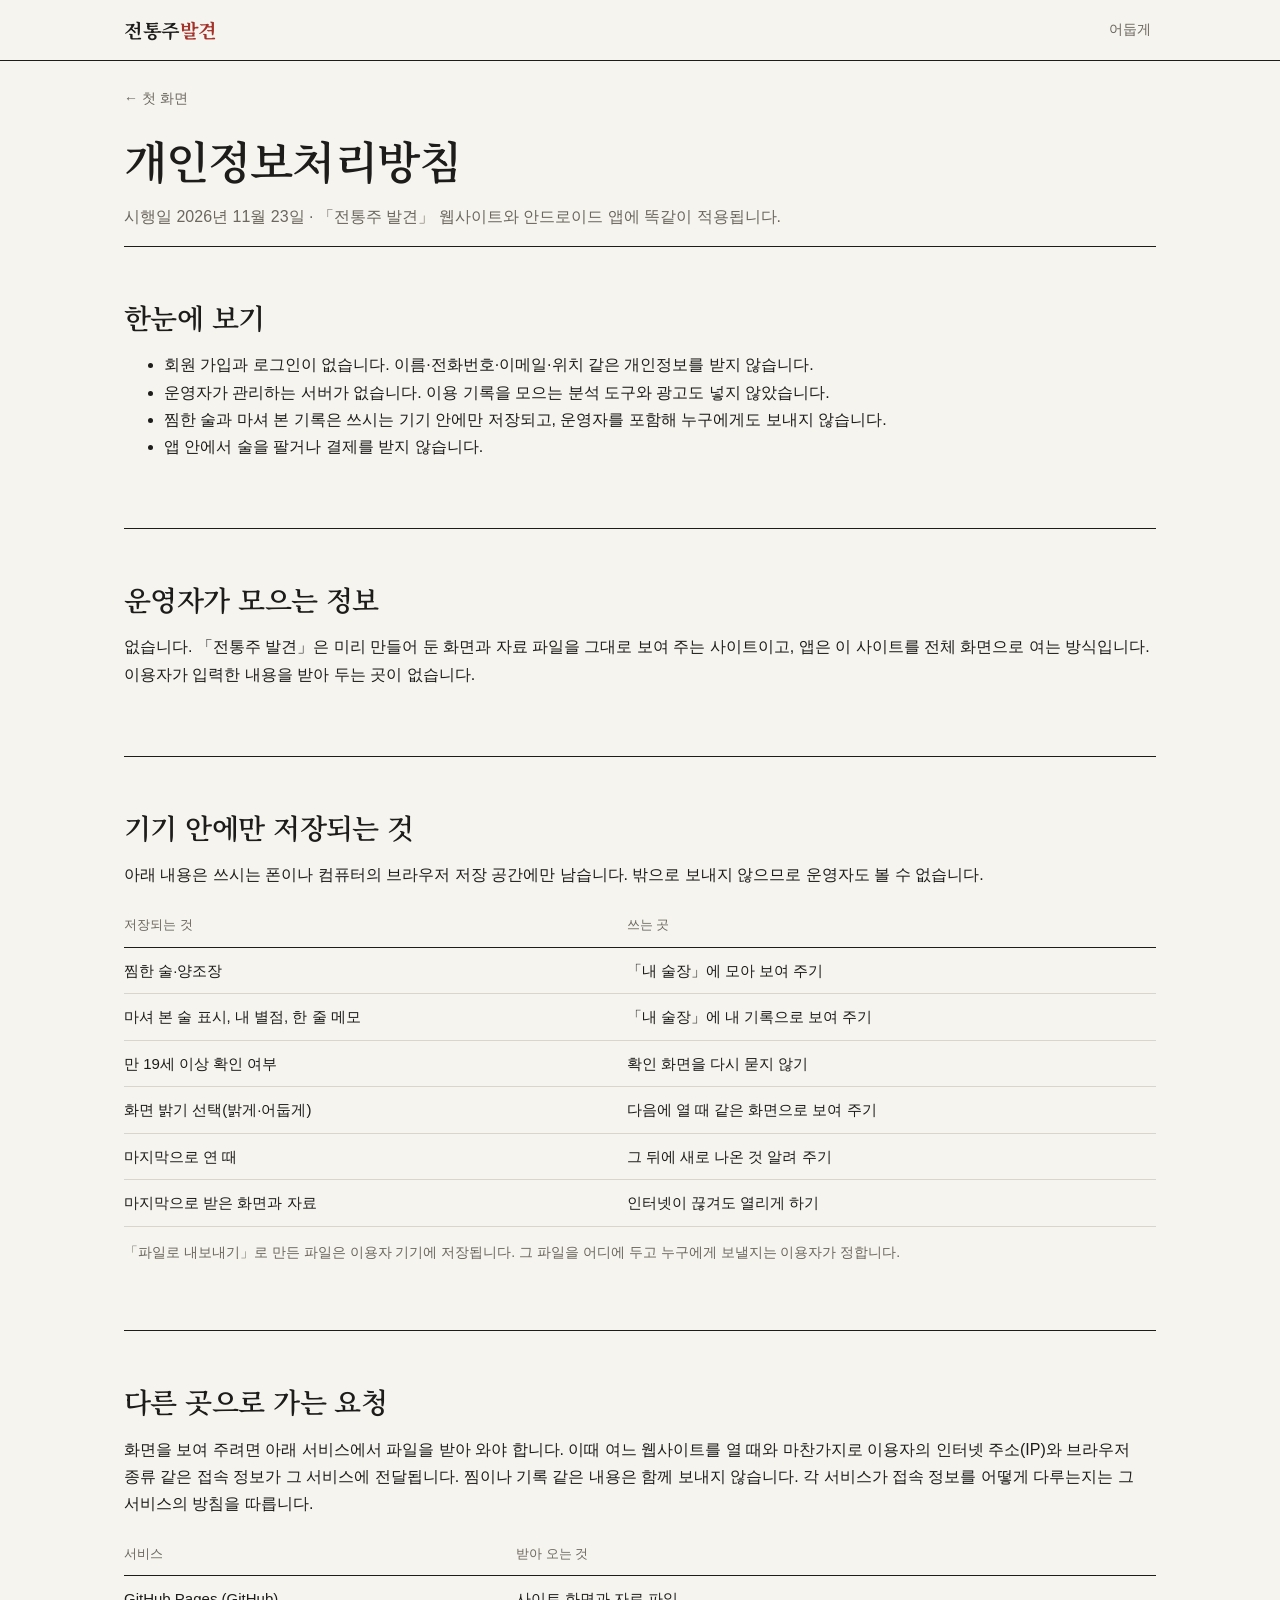
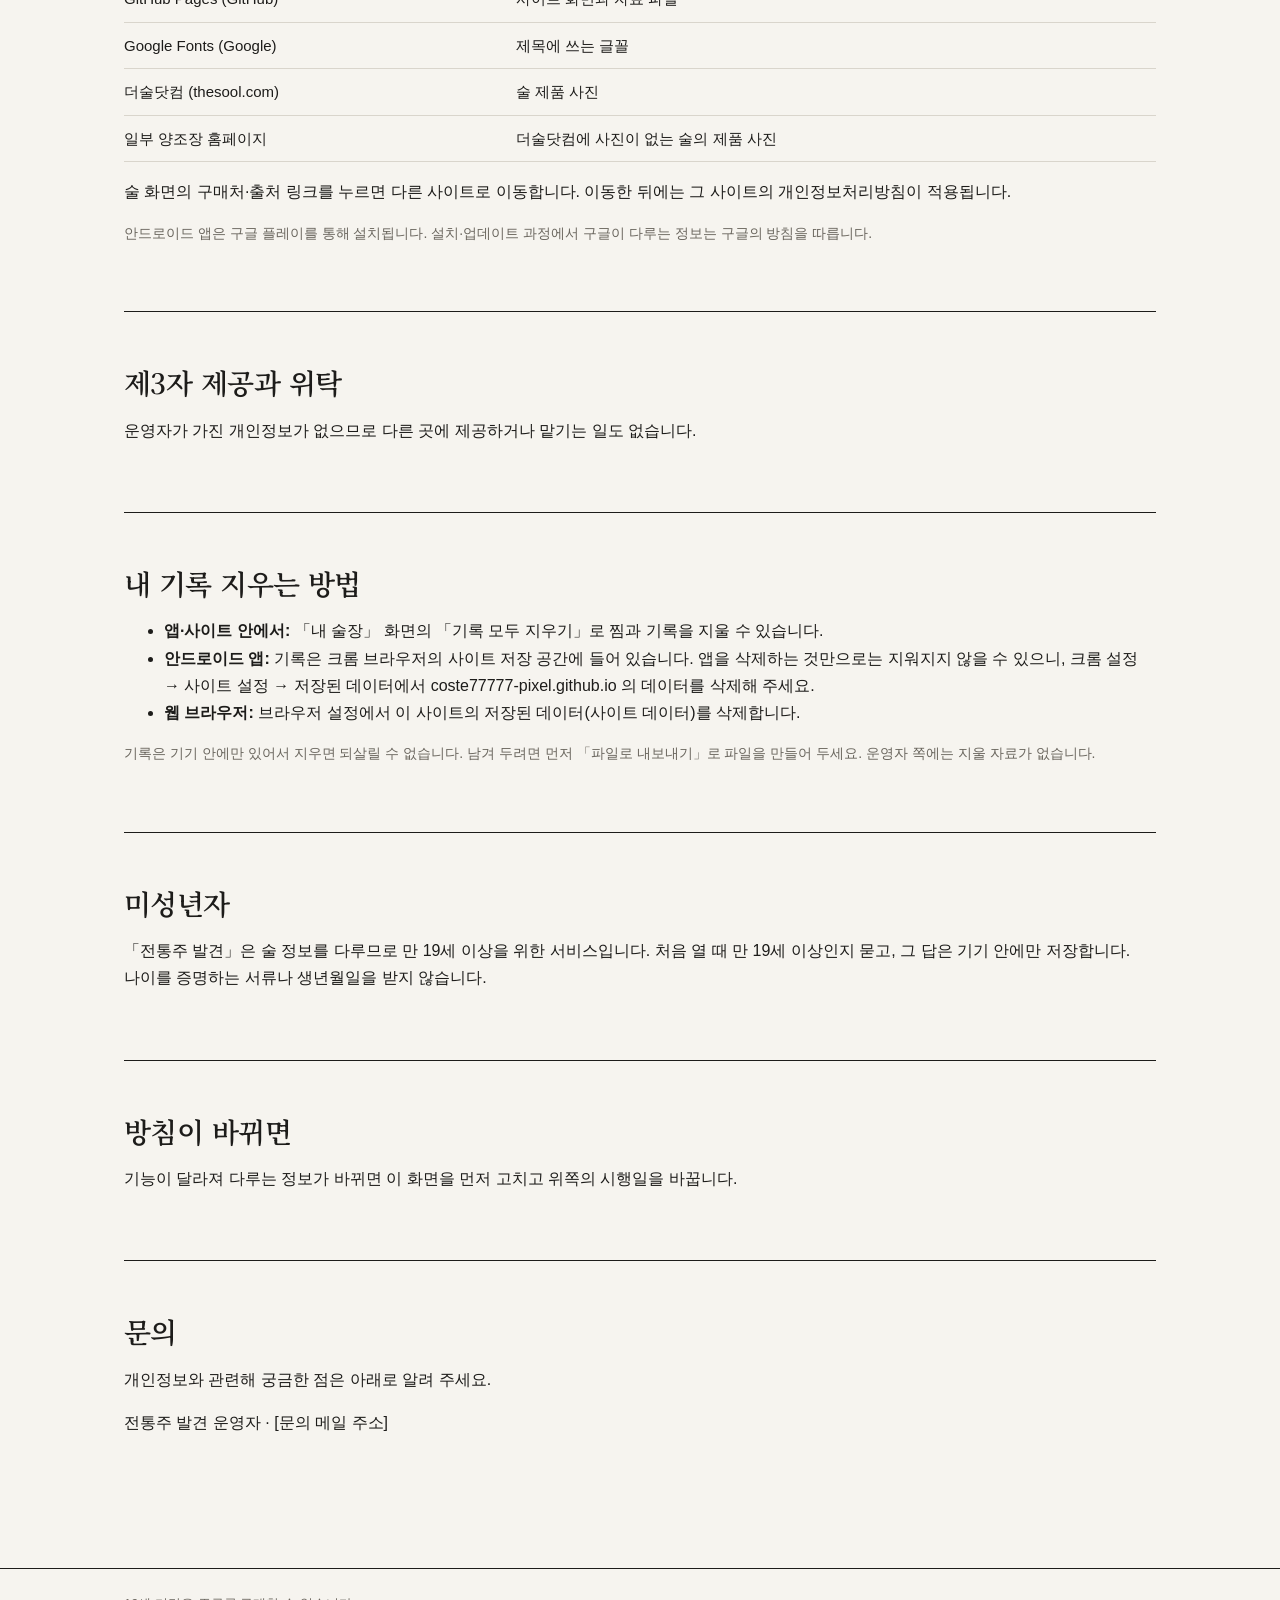
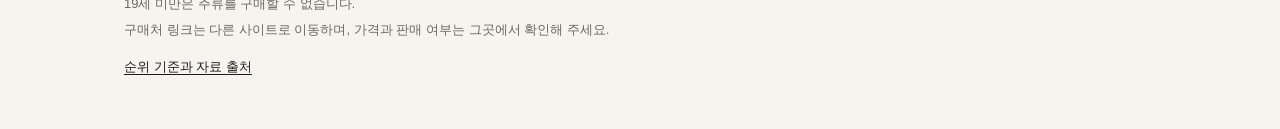
<file: privacy.html>
<!DOCTYPE html>
<html lang="ko">
<head>
  <meta charset="utf-8">
  <meta name="viewport" content="width=device-width, initial-scale=1">
  <title>개인정보처리방침 — 전통주 발견</title>
  <script>
    (function () {
      var theme = null;
      try { theme = localStorage.getItem('sool-theme'); } catch (e) { theme = null; }
      if (theme !== 'dark' && theme !== 'light') {
        theme = window.matchMedia && window.matchMedia('(prefers-color-scheme: dark)').matches ? 'dark' : 'light';
      }
      document.documentElement.setAttribute('data-theme', theme);
    })();
  </script>
  <meta name="theme-color" content="#f6f4ef">
  <link rel="manifest" href="manifest.webmanifest">
  <link rel="icon" href="icons/icon.svg" type="image/svg+xml">
  <link rel="apple-touch-icon" href="icons/icon-192.png">
  <link rel="preconnect" href="https://fonts.googleapis.com">
  <link rel="preconnect" href="https://fonts.gstatic.com" crossorigin>
  <link rel="stylesheet" href="https://fonts.googleapis.com/css2?family=Noto+Serif+KR:wght@500;600;700&display=swap" crossorigin="anonymous">
  <link rel="stylesheet" href="css/style.css">
</head>
<body>
  <header class="site-header">
    <div class="wrap">
      <a class="site-name" href="index.html">전통주 <span>발견</span></a>
      <button id="theme-toggle" class="icon-btn" type="button" aria-label="어두운 화면으로 바꾸기">어둡게</button>
    </div>
  </header>

  <main id="main">
    <div class="wrap">
      <a class="back" href="index.html">← 첫 화면</a>
      <h1>개인정보처리방침</h1>
      <p class="muted">시행일 <time datetime="2026-11-23">2026년 11월 23일</time> · 「전통주 발견」 웹사이트와 안드로이드 앱에 똑같이 적용됩니다.</p>

      <section class="card">
        <h2>한눈에 보기</h2>
        <ul>
          <li>회원 가입과 로그인이 없습니다. 이름·전화번호·이메일·위치 같은 개인정보를 받지 않습니다.</li>
          <li>운영자가 관리하는 서버가 없습니다. 이용 기록을 모으는 분석 도구와 광고도 넣지 않았습니다.</li>
          <li>찜한 술과 마셔 본 기록은 쓰시는 기기 안에만 저장되고, 운영자를 포함해 누구에게도 보내지 않습니다.</li>
          <li>앱 안에서 술을 팔거나 결제를 받지 않습니다.</li>
        </ul>
      </section>

      <section class="card">
        <h2>운영자가 모으는 정보</h2>
        <p>없습니다. 「전통주 발견」은 미리 만들어 둔 화면과 자료 파일을 그대로 보여 주는 사이트이고, 앱은 이 사이트를 전체 화면으로 여는 방식입니다. 이용자가 입력한 내용을 받아 두는 곳이 없습니다.</p>
      </section>

      <section class="card">
        <h2>기기 안에만 저장되는 것</h2>
        <p>아래 내용은 쓰시는 폰이나 컴퓨터의 브라우저 저장 공간에만 남습니다. 밖으로 보내지 않으므로 운영자도 볼 수 없습니다.</p>
        <div class="table-wrap">
          <table>
            <thead>
              <tr><th>저장되는 것</th><th>쓰는 곳</th></tr>
            </thead>
            <tbody>
              <tr><td>찜한 술·양조장</td><td>「내 술장」에 모아 보여 주기</td></tr>
              <tr><td>마셔 본 술 표시, 내 별점, 한 줄 메모</td><td>「내 술장」에 내 기록으로 보여 주기</td></tr>
              <tr><td>만 19세 이상 확인 여부</td><td>확인 화면을 다시 묻지 않기</td></tr>
              <tr><td>화면 밝기 선택(밝게·어둡게)</td><td>다음에 열 때 같은 화면으로 보여 주기</td></tr>
              <tr><td>마지막으로 연 때</td><td>그 뒤에 새로 나온 것 알려 주기</td></tr>
              <tr><td>마지막으로 받은 화면과 자료</td><td>인터넷이 끊겨도 열리게 하기</td></tr>
            </tbody>
          </table>
        </div>
        <p class="muted small">「파일로 내보내기」로 만든 파일은 이용자 기기에 저장됩니다. 그 파일을 어디에 두고 누구에게 보낼지는 이용자가 정합니다.</p>
      </section>

      <section class="card">
        <h2>다른 곳으로 가는 요청</h2>
        <p>화면을 보여 주려면 아래 서비스에서 파일을 받아 와야 합니다. 이때 여느 웹사이트를 열 때와 마찬가지로 이용자의 인터넷 주소(IP)와 브라우저 종류 같은 접속 정보가 그 서비스에 전달됩니다. 찜이나 기록 같은 내용은 함께 보내지 않습니다. 각 서비스가 접속 정보를 어떻게 다루는지는 그 서비스의 방침을 따릅니다.</p>
        <div class="table-wrap">
          <table>
            <thead>
              <tr><th>서비스</th><th>받아 오는 것</th></tr>
            </thead>
            <tbody>
              <tr><td>GitHub Pages (GitHub)</td><td>사이트 화면과 자료 파일</td></tr>
              <tr><td>Google Fonts (Google)</td><td>제목에 쓰는 글꼴</td></tr>
              <tr><td>더술닷컴 (thesool.com)</td><td>술 제품 사진</td></tr>
              <tr><td>일부 양조장 홈페이지</td><td>더술닷컴에 사진이 없는 술의 제품 사진</td></tr>
            </tbody>
          </table>
        </div>
        <p>술 화면의 구매처·출처 링크를 누르면 다른 사이트로 이동합니다. 이동한 뒤에는 그 사이트의 개인정보처리방침이 적용됩니다.</p>
        <p class="muted small">안드로이드 앱은 구글 플레이를 통해 설치됩니다. 설치·업데이트 과정에서 구글이 다루는 정보는 구글의 방침을 따릅니다.</p>
      </section>

      <section class="card">
        <h2>제3자 제공과 위탁</h2>
        <p>운영자가 가진 개인정보가 없으므로 다른 곳에 제공하거나 맡기는 일도 없습니다.</p>
      </section>

      <section class="card">
        <h2>내 기록 지우는 방법</h2>
        <ul>
          <li><strong>앱·사이트 안에서:</strong> 「내 술장」 화면의 「기록 모두 지우기」로 찜과 기록을 지울 수 있습니다.</li>
          <li><strong>안드로이드 앱:</strong> 기록은 크롬 브라우저의 사이트 저장 공간에 들어 있습니다. 앱을 삭제하는 것만으로는 지워지지 않을 수 있으니, 크롬 설정 → 사이트 설정 → 저장된 데이터에서 coste77777-pixel.github.io 의 데이터를 삭제해 주세요.</li>
          <li><strong>웹 브라우저:</strong> 브라우저 설정에서 이 사이트의 저장된 데이터(사이트 데이터)를 삭제합니다.</li>
        </ul>
        <p class="muted small">기록은 기기 안에만 있어서 지우면 되살릴 수 없습니다. 남겨 두려면 먼저 「파일로 내보내기」로 파일을 만들어 두세요. 운영자 쪽에는 지울 자료가 없습니다.</p>
      </section>

      <section class="card">
        <h2>미성년자</h2>
        <p>「전통주 발견」은 술 정보를 다루므로 만 19세 이상을 위한 서비스입니다. 처음 열 때 만 19세 이상인지 묻고, 그 답은 기기 안에만 저장합니다. 나이를 증명하는 서류나 생년월일을 받지 않습니다.</p>
      </section>

      <section class="card">
        <h2>방침이 바뀌면</h2>
        <p>기능이 달라져 다루는 정보가 바뀌면 이 화면을 먼저 고치고 위쪽의 시행일을 바꿉니다.</p>
      </section>

      <section class="card">
        <h2>문의</h2>
        <p>개인정보와 관련해 궁금한 점은 아래로 알려 주세요.</p>
        <p>전통주 발견 운영자 · [문의 메일 주소]</p>
      </section>
    </div>
  </main>

  <footer class="site-footer">
    <div class="wrap">
      <p>19세 미만은 주류를 구매할 수 없습니다.</p>
      <p>구매처 링크는 다른 사이트로 이동하며, 가격과 판매 여부는 그곳에서 확인해 주세요.</p>
      <a href="about.html">순위 기준과 자료 출처</a>
    </div>
  </footer>

  <script type="module">
    import { initTheme } from './js/theme.js';
    initTheme();
  </script>
</body>
</html>
</file>
<file: css/style.css>
/* 전통주 발견 — 지면(紙面) 스타일
   종이색 바탕, 먹색 글자, 낙관색 하나. 상자와 둥근 모서리 대신 가는 선과 여백으로 나눈다. */

:root {
  --bg: #f6f4ef;
  --surface: #fbfaf7;
  --text: #1d1c1a;
  --muted: #6b675f;
  --line: #d9d5cc;
  --rule: #1d1c1a;
  --accent: #a3322a;
  --accent-soft: #efe2dc;
  --focus: #1f5fa4;
  --photo-bg: #ffffff;
  --serif: 'Noto Serif KR', 'Nanum Myeongjo', 'AppleMyungjo', serif;
  --sans: -apple-system, BlinkMacSystemFont, 'Apple SD Gothic Neo', 'Pretendard', 'Noto Sans KR', sans-serif;
}

[data-theme='dark'] {
  --bg: #171614;
  --surface: #1e1c1a;
  --text: #e9e5dd;
  --muted: #a29b90;
  --line: #36332e;
  --rule: #8a847a;
  --accent: #df7a6e;
  --accent-soft: #3a2422;
  --focus: #8dbcf0;
  --photo-bg: #f1eee8;
}

* {
  box-sizing: border-box;
}

html {
  -webkit-text-size-adjust: 100%;
}

body {
  margin: 0;
  background: var(--bg);
  color: var(--text);
  font-family: var(--sans);
  font-size: 1rem;
  line-height: 1.7;
  word-break: keep-all;
  overflow-wrap: anywhere;
}

a {
  color: inherit;
  text-decoration: none;
}

main a:hover {
  text-decoration: underline;
  text-underline-offset: 3px;
}

/* 문장 속 링크: 줄 간격은 그대로 두고 누르는 범위만 위아래로 넓힌다. */
main p a,
main li a,
main td a,
main dd a {
  padding: 12px 0;
}

:focus-visible {
  outline: 2px solid var(--focus);
  outline-offset: 3px;
}

.wrap {
  max-width: 1080px;
  margin: 0 auto;
  padding: 0 16px;
}

/* ---------- 머리 ---------- */
.site-header {
  border-bottom: 1px solid var(--rule);
}

.site-header .wrap {
  display: flex;
  align-items: center;
  gap: 8px 24px;
  min-height: 60px;
}

.site-name {
  display: inline-flex;
  align-items: center;
  min-height: 44px;
  margin-right: auto;
  font-family: var(--serif);
  font-size: 1.2rem;
  font-weight: 700;
  letter-spacing: -0.02em;
}

.site-name span {
  color: var(--accent);
}

.site-nav {
  display: none;
  gap: 22px;
  font-size: 0.875rem;
  color: var(--muted);
}

.site-nav a {
  display: inline-flex;
  align-items: center;
  min-height: 44px;
}

.site-nav a:hover {
  color: var(--text);
}

.icon-btn,
.btn {
  min-height: 44px;
  padding: 8px 14px;
  border: 1px solid var(--line);
  border-radius: 0;
  background: transparent;
  color: var(--text);
  font: inherit;
  font-size: 0.875rem;
  cursor: pointer;
}

.icon-btn {
  border-color: transparent;
  color: var(--muted);
  padding: 8px 4px;
}

.btn:hover,
.icon-btn:hover {
  border-color: var(--text);
  color: var(--text);
}

/* ---------- 본문 공통 ---------- */
main {
  padding: 0 0 64px;
}

h1,
h2,
h3 {
  font-family: var(--serif);
  font-weight: 600;
  letter-spacing: -0.02em;
}

h1 {
  margin: 0;
  font-size: 1.9rem;
  line-height: 1.25;
}

h2 {
  margin: 0 0 16px;
  font-size: 1.45rem;
  line-height: 1.3;
}

h3 {
  margin: 28px 0 10px;
  font-size: 1.1rem;
}

.muted {
  color: var(--muted);
}

.small {
  font-size: 0.875rem;
}

.notice {
  margin: 0;
  padding: 2px 0 2px 14px;
  border-left: 2px solid var(--accent);
  color: var(--muted);
  font-size: 0.9375rem;
}

/* 예전 카드는 상자 없이 굵은 선 위의 한 구역으로 쓴다. */
.card {
  margin: 0;
  padding: 36px 0;
  border-top: 1px solid var(--rule);
}

.card > h2:first-child {
  margin-top: 0;
}

/* ---------- 첫 화면: 머리글 ---------- */
.hero {
  display: grid;
  gap: 24px;
  padding: 44px 0 36px;
}

.kicker {
  margin: 0 0 14px;
  color: var(--muted);
  font-size: 0.75rem;
  letter-spacing: 0.16em;
}

.hero h1 {
  font-size: clamp(1.75rem, 7.6vw, 3.9rem);
  line-height: 1.18;
  letter-spacing: -0.035em;
}

.br-wide {
  display: none;
}

.hero .lead {
  margin: 0;
  max-width: 34em;
  color: var(--muted);
  font-size: 1.0625rem;
}

.search-box {
  display: block;
  margin-top: 20px;
  max-width: 520px;
}

.search-box input {
  width: 100%;
  min-height: 48px;
  padding: 10px 0;
  border: 0;
  border-bottom: 1px solid var(--text);
  border-radius: 0;
  background: transparent;
  color: var(--text);
  font: inherit;
  font-size: 1.0625rem;
}

.search-box input::placeholder {
  color: var(--muted);
}

.search-box input:focus-visible {
  outline: none;
  border-bottom-width: 2px;
  border-bottom-color: var(--accent);
}

.summary {
  display: flex;
  flex-wrap: wrap;
  gap: 16px 36px;
  margin: 0;
  padding: 18px 0 0;
  border-top: 1px solid var(--line);
}

.stat {
  min-width: 5.5rem;
}

.stat b {
  display: block;
  font-family: var(--serif);
  font-size: 1.6rem;
  font-weight: 600;
  line-height: 1.2;
  font-variant-numeric: tabular-nums;
}

.stat span {
  color: var(--muted);
  font-size: 0.8125rem;
}

#search-results {
  padding-top: 28px;
}

/* ---------- 구역 머리 ---------- */
.section-head {
  display: flex;
  flex-wrap: wrap;
  align-items: baseline;
  justify-content: space-between;
  gap: 4px 20px;
  margin-bottom: 8px;
}

.section-head h2 {
  margin: 0;
}

.section-note {
  margin: 0 0 18px;
  color: var(--muted);
  font-size: 0.9375rem;
}

.cols,
.grid-2 {
  display: grid;
  grid-template-columns: minmax(0, 1fr);
  gap: 0;
}

.grid-2 .card {
  margin-bottom: 0;
}

/* ---------- 탭: 밑줄로만 표시 ---------- */
.tabs {
  display: flex;
  gap: 0 20px;
  margin-bottom: 6px;
  overflow-x: auto;
  -webkit-overflow-scrolling: touch;
  scrollbar-width: none;
}

.tabs::-webkit-scrollbar {
  display: none;
}

.tab {
  flex: 0 0 auto;
  min-height: 44px;
  padding: 8px 0;
  border: 0;
  border-bottom: 1px solid transparent;
  border-radius: 0;
  background: none;
  color: var(--muted);
  font: inherit;
  font-size: 0.9375rem;
  cursor: pointer;
  white-space: nowrap;
}

.tab:hover {
  color: var(--text);
}

.tab[aria-selected='true'] {
  border-bottom-color: var(--text);
  color: var(--text);
  font-weight: 600;
}

.tab .count {
  margin-left: 4px;
  color: var(--muted);
  font-size: 0.8125rem;
  font-weight: 400;
  font-variant-numeric: tabular-nums;
}

.tabs.sub {
  gap: 0 16px;
  margin-bottom: 12px;
}

.tabs.sub .tab {
  font-size: 0.875rem;
}

.tabs.sub .tab[aria-selected='true'] {
  border-bottom-color: var(--accent);
  color: var(--accent);
}

/* ---------- 순위 목록 ---------- */
.rank-list {
  margin: 0;
  padding: 0;
  list-style: none;
}

.rank-row {
  display: grid;
  grid-template-columns: 2rem minmax(0, 1fr);
  gap: 2px 12px;
  align-items: center;
  padding: 12px 0;
  border-top: 1px solid var(--line);
}

.rank-no {
  align-self: start;
  padding-top: 8px;
  color: var(--muted);
  font-family: var(--serif);
  font-size: 1.15rem;
  font-variant-numeric: tabular-nums;
}

.rank-row.with-thumb {
  grid-template-columns: 2rem 56px minmax(0, 1fr);
}

.rank-row.with-thumb .rank-no,
.rank-row.with-thumb .thumb {
  grid-row: 1 / span 2;
}

.rank-row.with-thumb .score {
  grid-column: 3;
}

.thumb {
  display: block;
  width: 56px;
  height: 64px;
  border: 1px solid var(--line);
  background: var(--photo-bg);
  overflow: hidden;
}

/* 사진이 없는 술: 분야에 맞는 병 그림(선화) */
.thumb.drawn,
.photo-frame.drawn {
  display: grid;
  place-items: center;
  background: var(--surface);
  color: var(--muted);
}

.drawn svg {
  width: 62%;
  height: 78%;
  fill: none;
  stroke: currentColor;
  stroke-width: 1.2;
  stroke-linecap: round;
  stroke-linejoin: round;
  vector-effect: non-scaling-stroke;
}

.drawn svg path {
  vector-effect: non-scaling-stroke;
}

.thumb img,
.photo-frame img {
  display: block;
  width: 100%;
  height: 100%;
  padding: 4px;
  object-fit: contain;
}

.rank-main a.name {
  display: inline-flex;
  align-items: center;
  min-height: 32px;
  font-weight: 600;
  font-size: 1.0625rem;
}

.rank-meta {
  color: var(--muted);
  font-size: 0.875rem;
  line-height: 1.5;
}

.rank-meta a {
  display: inline-block;
  min-height: 24px;
  color: var(--muted);
  text-decoration: underline;
  text-decoration-color: var(--line);
  text-underline-offset: 3px;
}

.score {
  font-family: var(--serif);
  font-size: 1.15rem;
  font-variant-numeric: tabular-nums;
  text-align: right;
  white-space: nowrap;
}

.rank-row > .score {
  grid-column: 2;
  text-align: left;
  font-size: 1rem;
}

.score small {
  display: block;
  white-space: normal;
  color: var(--muted);
  font-family: var(--sans);
  font-size: 0.75rem;
}

/* 1위는 크게 */
.rank-list.featured .rank-row:first-child {
  grid-template-columns: minmax(0, 1fr);
  gap: 0;
  padding: 4px 0 28px;
  border-top: 0;
}

.rank-list.featured .rank-row:first-child .thumb {
  grid-row: auto;
  width: 100%;
  max-width: 300px;
  height: auto;
  aspect-ratio: 4 / 5;
  margin-bottom: 20px;
}

.rank-list.featured .rank-row:first-child .thumb img {
  padding: 8% 18%;
}

.rank-list.featured .rank-row:first-child .rank-no {
  grid-row: auto;
  padding: 0;
  color: var(--accent);
  font-size: 3.6rem;
  line-height: 1;
}

.rank-list.featured .rank-row:first-child .rank-main a.name {
  margin: 6px 0 2px;
  font-family: var(--serif);
  font-size: 1.75rem;
  line-height: 1.3;
}

.rank-list.featured .rank-row:first-child .score {
  grid-column: auto;
  margin-top: 10px;
  text-align: left;
  font-size: 1.25rem;
}

.rank-row:nth-child(-n + 3) .rank-no {
  color: var(--text);
}

/* 표시: 배지 대신 작은 글자 */
.badge {
  display: inline-block;
  margin-left: 8px;
  color: var(--muted);
  font-family: var(--sans);
  font-size: 0.75rem;
  font-weight: 400;
  letter-spacing: 0.02em;
  vertical-align: 0.1em;
  white-space: nowrap;
}

.badge::before {
  content: '·';
  margin-right: 6px;
}

.badge.accent {
  color: var(--accent);
}

.news-head .badge::before,
.badge.lead::before {
  content: none;
}

.more {
  display: block;
  width: 100%;
  margin-top: 16px;
}

.credit {
  margin: 14px 0 0;
}

/* 숨은 양조장: 알려진 정도 막대 */
.aware {
  display: block;
  width: 140px;
  height: 2px;
  margin-top: 8px;
  background: var(--line);
}

.aware i {
  display: block;
  height: 2px;
  background: var(--text);
}

/* ---------- 소식 ---------- */
.news-list {
  margin: 0;
  padding: 0;
  list-style: none;
}

.news-item {
  padding: 16px 0;
  border-top: 1px solid var(--line);
}

.news-item:first-child {
  border-top: 0;
  padding-top: 4px;
}

.news-head {
  display: flex;
  flex-wrap: wrap;
  align-items: baseline;
  gap: 10px;
}

.news-head .badge {
  margin-left: 0;
  font-size: 0.75rem;
  letter-spacing: 0.08em;
}

.news-summary {
  margin: 6px 0 6px;
  font-size: 1rem;
}

.news-item p:last-child {
  margin: 0;
}

.news-item .muted a,
.sources a,
.plain-list .muted a {
  text-decoration: underline;
  text-decoration-color: var(--line);
  text-underline-offset: 3px;
}

/* ---------- 지역 ---------- */
.region-grid {
  display: grid;
  grid-template-columns: repeat(3, minmax(0, 1fr));
  border-top: 1px solid var(--line);
  border-left: 1px solid var(--line);
}

.region-btn {
  display: flex;
  align-items: baseline;
  justify-content: space-between;
  gap: 6px;
  min-height: 52px;
  padding: 10px 12px;
  border: 0;
  border-right: 1px solid var(--line);
  border-bottom: 1px solid var(--line);
  border-radius: 0;
  background: transparent;
  color: var(--text);
  font: inherit;
  font-size: 0.9375rem;
  cursor: pointer;
}

.region-btn small {
  color: var(--muted);
  font-size: 0.8125rem;
  font-variant-numeric: tabular-nums;
}

.region-btn:hover {
  background: var(--surface);
}

.region-btn[aria-pressed='true'] {
  background: var(--text);
  color: var(--bg);
}

.region-btn[aria-pressed='true'] small {
  color: var(--bg);
}

.plain-list {
  margin: 12px 0 0;
  padding: 0;
  list-style: none;
}

.plain-list li {
  display: flex;
  flex-wrap: wrap;
  align-items: center;
  justify-content: space-between;
  gap: 2px 12px;
  min-height: 48px;
  padding: 8px 0;
  border-top: 1px solid var(--line);
}

.plain-list li:first-child {
  border-top: 0;
}

.plain-list li > a,
.plain-list li > span > a {
  font-weight: 600;
}

/* ---------- 상세 화면 ---------- */
.back {
  display: inline-flex;
  align-items: center;
  min-height: 44px;
  margin-top: 16px;
  color: var(--muted);
  font-size: 0.875rem;
}

main > .wrap > h1,
.detail-title {
  margin: 12px 0 6px;
  font-size: clamp(1.9rem, 6vw, 2.8rem);
  line-height: 1.2;
}

.facts {
  display: grid;
  grid-template-columns: 6.5rem 1fr;
  gap: 0;
  margin: 0;
  border-top: 1px solid var(--line);
}

.facts dt,
.facts dd {
  margin: 0;
  padding: 10px 0;
  border-bottom: 1px solid var(--line);
}

.facts dt {
  color: var(--muted);
  font-size: 0.875rem;
}

.photo {
  margin: 8px 0 24px;
}

.photo-frame {
  display: block;
  width: 100%;
  max-width: 280px;
  aspect-ratio: 4 / 5;
  margin-bottom: 6px;
  border: 1px solid var(--line);
  background: var(--photo-bg);
  overflow: hidden;
}

.photo-frame img {
  padding: 8% 16%;
}

.table-wrap {
  overflow-x: auto;
}

table {
  width: 100%;
  border-collapse: collapse;
  font-size: 0.9375rem;
  font-variant-numeric: tabular-nums;
}

th,
td {
  padding: 10px 12px 10px 0;
  border-bottom: 1px solid var(--line);
  text-align: left;
  vertical-align: top;
}

thead th {
  border-bottom-color: var(--rule);
}

th {
  color: var(--muted);
  font-size: 0.8125rem;
  font-weight: 500;
  white-space: nowrap;
}

.bar {
  height: 2px;
  background: var(--line);
}

.bar i {
  display: block;
  height: 100%;
  background: var(--text);
}

.sources {
  font-size: 0.8125rem;
  color: var(--muted);
}

/* ---------- 바닥 ---------- */
.site-footer {
  border-top: 1px solid var(--rule);
  padding: 24px 0 40px;
  color: var(--muted);
  font-size: 0.8125rem;
}

.site-footer p {
  margin: 0 0 4px;
}

.site-footer a {
  display: inline-flex;
  align-items: center;
  min-height: 44px;
  color: var(--text);
  text-decoration: underline;
  text-underline-offset: 3px;
}

/* ---------- 넓은 화면 ---------- */
@media (min-width: 560px) {
  .rank-row {
    grid-template-columns: 2.4rem minmax(0, 1fr) auto;
  }

  .rank-row > .score {
    grid-column: auto;
    text-align: right;
    font-size: 1.15rem;
  }

  .rank-row.with-thumb {
    grid-template-columns: 2.4rem 64px minmax(0, 1fr) auto;
  }

  .rank-row.with-thumb .rank-no,
  .rank-row.with-thumb .thumb {
    grid-row: auto;
  }

  .rank-row.with-thumb .score {
    grid-column: auto;
    text-align: right;
  }

  .thumb {
    width: 64px;
    height: 72px;
  }

  .region-grid {
    grid-template-columns: repeat(4, minmax(0, 1fr));
  }
}

@media (min-width: 860px) {
  .wrap {
    padding: 0 24px;
  }

  .site-nav {
    display: flex;
  }

  .br-wide {
    display: inline;
  }

  .hero {
    grid-template-columns: 1.35fr 1fr;
    align-items: end;
    gap: 48px;
    padding: 72px 0 48px;
  }

  .hero .summary {
    grid-column: 1 / -1;
  }

  .card {
    padding: 52px 0;
  }

  h2 {
    font-size: 1.75rem;
  }

  .cols {
    grid-template-columns: minmax(0, 1.55fr) minmax(0, 1fr);
    gap: 56px;
  }

  .grid-2 {
    grid-template-columns: minmax(0, 1.55fr) minmax(0, 1fr);
    gap: 56px;
  }

  .cols > .card,
  .grid-2 > .card {
    border-top: 0;
    padding-top: 0;
  }

  .cols-wrap,
  .grid-wrap {
    border-top: 1px solid var(--rule);
    padding-top: 52px;
  }

  .rank-list.featured .rank-row:first-child {
    grid-template-columns: 280px minmax(0, 1fr);
    grid-template-rows: auto auto 1fr;
    column-gap: 32px;
    align-items: end;
  }

  .rank-list.featured .rank-row:first-child .thumb {
    grid-column: 1;
    grid-row: 1 / span 3;
    margin-bottom: 0;
  }

  .rank-list.featured .rank-row:first-child .rank-no,
  .rank-list.featured .rank-row:first-child .rank-main,
  .rank-list.featured .rank-row:first-child .score {
    grid-column: 2;
  }

  .rank-list.featured .rank-row:first-child .score {
    align-self: start;
  }

  .region-grid {
    grid-template-columns: repeat(6, minmax(0, 1fr));
  }

  .detail-grid {
    display: grid;
    grid-template-columns: 280px minmax(0, 1fr);
    gap: 48px;
    align-items: start;
  }
}

/* ---------- 내 기록(찜·마셔 본 술) ---------- */
.actions {
  display: flex;
  flex-wrap: wrap;
  gap: 8px;
  margin: 12px 0;
}

.btn.primary {
  border-color: var(--text);
  background: var(--text);
  color: var(--bg);
}

.btn.toggle[aria-pressed='true'] {
  border-color: var(--accent);
  color: var(--accent);
}

.btn.toggle[aria-pressed='true']::before {
  content: '✓ ';
}

label.btn {
  display: inline-flex;
  align-items: center;
}

.stars-input {
  display: flex;
  gap: 2px;
  margin: 4px 0 8px;
}

.star {
  width: 44px;
  height: 44px;
  border: 0;
  background: none;
  color: var(--accent);
  font-size: 1.6rem;
  line-height: 1;
  cursor: pointer;
}

.memo-field {
  display: grid;
  gap: 2px;
  max-width: 520px;
}

.memo-field input {
  min-height: 44px;
  padding: 8px 0;
  border: 0;
  border-bottom: 1px solid var(--text);
  border-radius: 0;
  background: transparent;
  color: var(--text);
  font: inherit;
}

.memo-field input:focus-visible {
  outline: none;
  border-bottom: 2px solid var(--accent);
}

.rank-row.my-row,
.rank-row.with-thumb.my-row {
  grid-template-columns: 56px minmax(0, 1fr);
}

.rank-row.my-row .thumb {
  grid-row: auto;
}

.my-note {
  display: flex;
  flex-wrap: wrap;
  align-items: baseline;
  gap: 2px 10px;
  margin-top: 4px;
}

.stars {
  color: var(--accent);
  letter-spacing: 0.05em;
}

.memo {
  flex: 1 1 100%;
  margin: 2px 0 0;
  font-size: 0.9375rem;
}

#since {
  padding-bottom: 28px;
}

.visually-hidden {
  position: absolute;
  width: 1px;
  height: 1px;
  overflow: hidden;
  clip-path: inset(50%);
  white-space: nowrap;
}

.visually-hidden:focus-visible + .btn,
label.btn:focus-within {
  outline: 2px solid var(--focus);
  outline-offset: 3px;
}

/* ---------- 성인 확인 ---------- */
.gated,
.gated body {
  overflow: hidden;
}

.gate {
  position: fixed;
  inset: 0;
  z-index: 50;
  display: grid;
  place-items: center;
  padding: 24px 16px;
  background: var(--bg);
}

.gate-box {
  width: 100%;
  max-width: 420px;
  padding: 28px 0;
  border-top: 1px solid var(--rule);
  border-bottom: 1px solid var(--rule);
}

.gate-box h2 {
  font-size: 1.6rem;
}

.gate-actions {
  display: grid;
  gap: 8px;
  margin-top: 20px;
}

/* ---------- 아래쪽 메뉴(좁은 화면) ---------- */
.tabbar {
  position: fixed;
  right: 0;
  bottom: 0;
  left: 0;
  z-index: 20;
  display: grid;
  grid-template-columns: repeat(4, 1fr);
  padding-bottom: env(safe-area-inset-bottom, 0);
  border-top: 1px solid var(--rule);
  background: var(--bg);
}

.tabbar a {
  display: grid;
  place-items: center;
  min-height: 56px;
  color: var(--muted);
  font-family: var(--serif);
  font-size: 0.9375rem;
}

.tabbar a[aria-current='page'] {
  color: var(--accent);
  font-weight: 700;
}

body {
  padding-bottom: calc(56px + env(safe-area-inset-bottom, 0px));
}

@media (min-width: 860px) {
  .tabbar {
    display: none;
  }

  body {
    padding-bottom: 0;
  }
}

@media (prefers-reduced-motion: reduce) {
  * {
    scroll-behavior: auto !important;
    transition: none !important;
    animation: none !important;
  }
}
</file>
